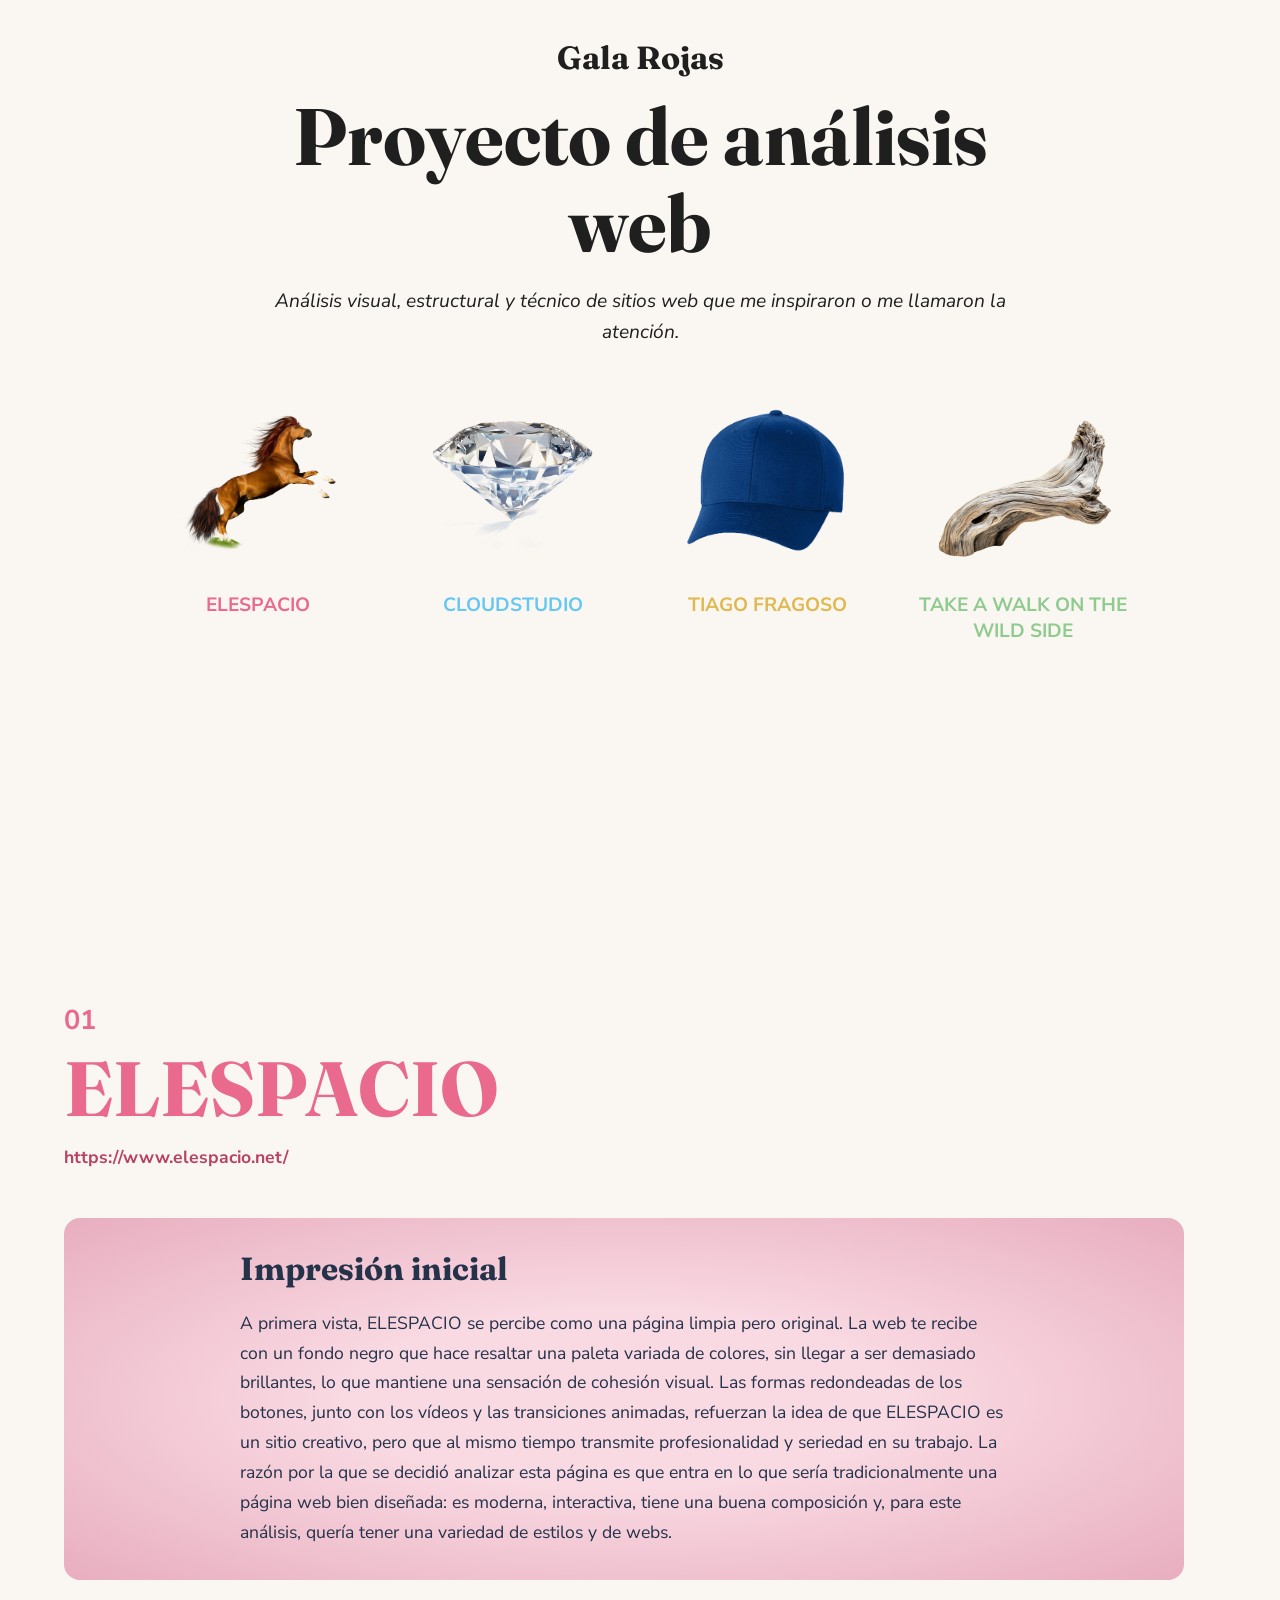
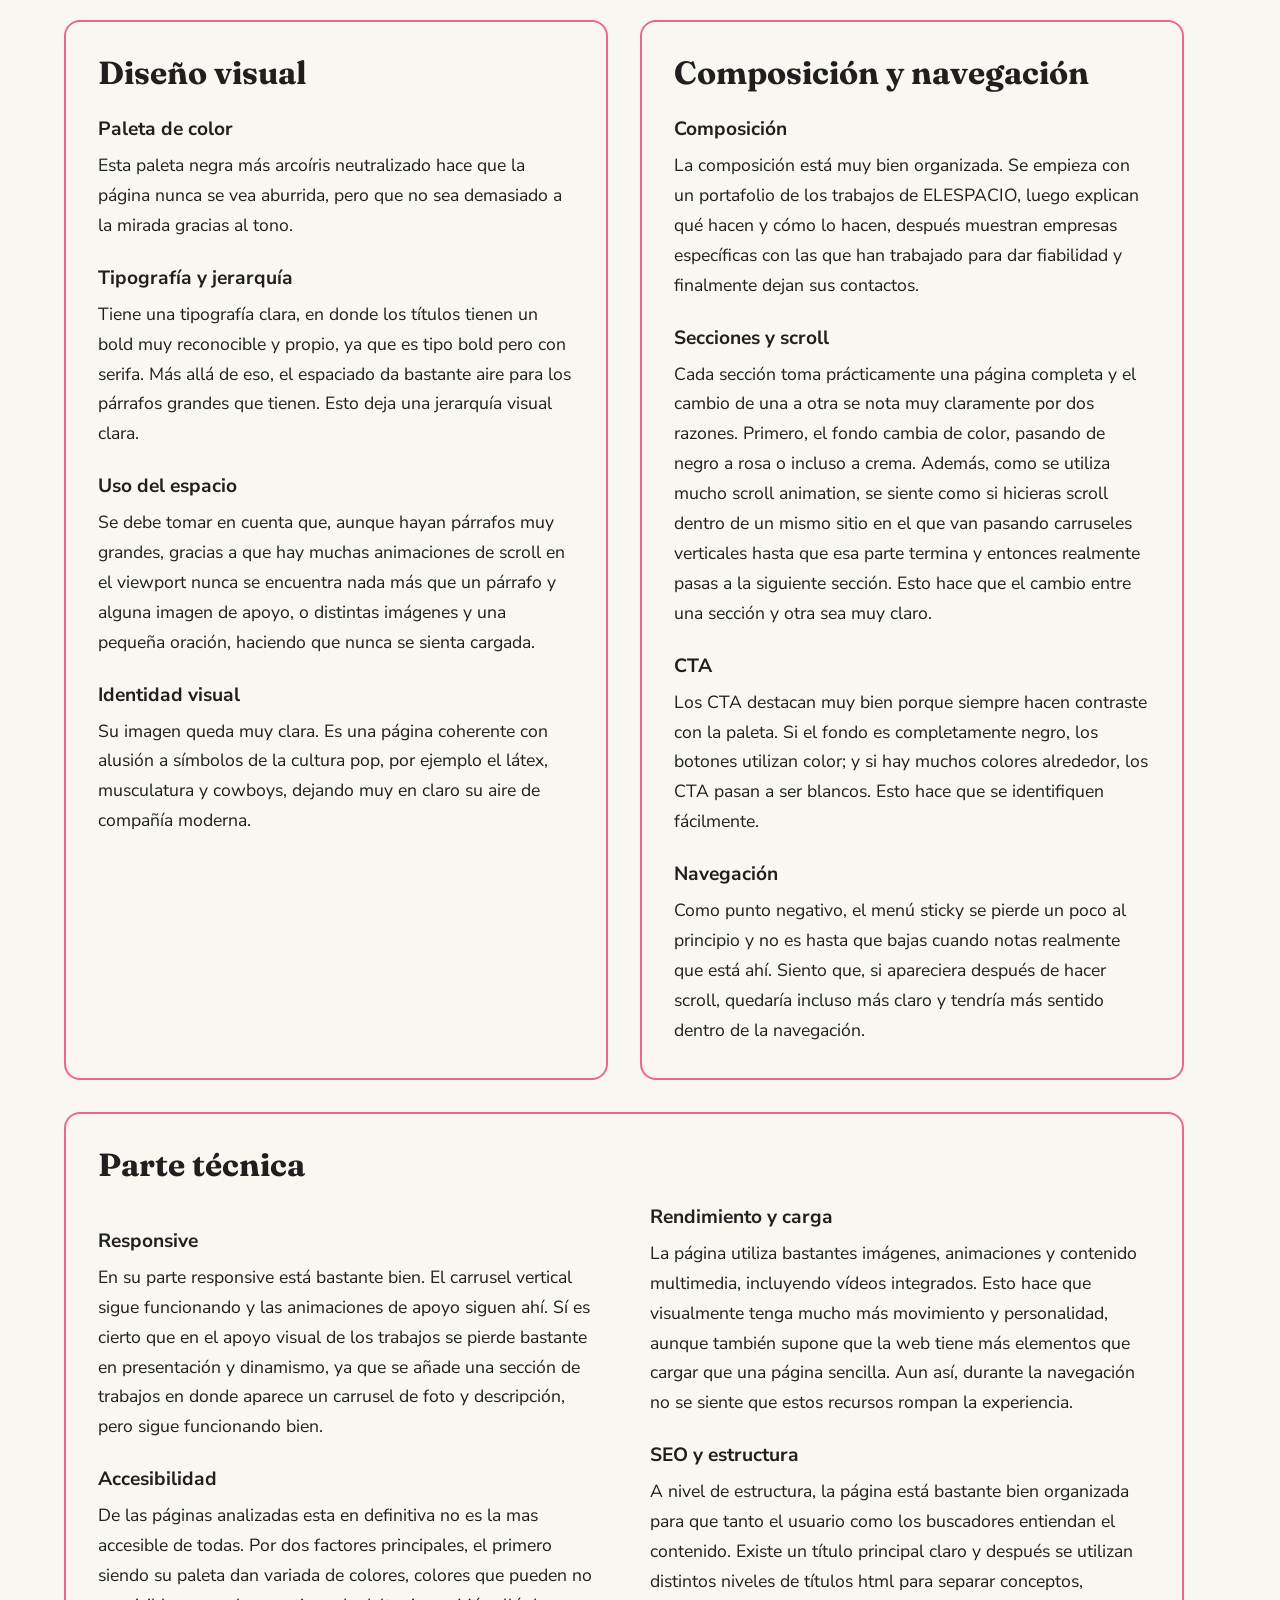
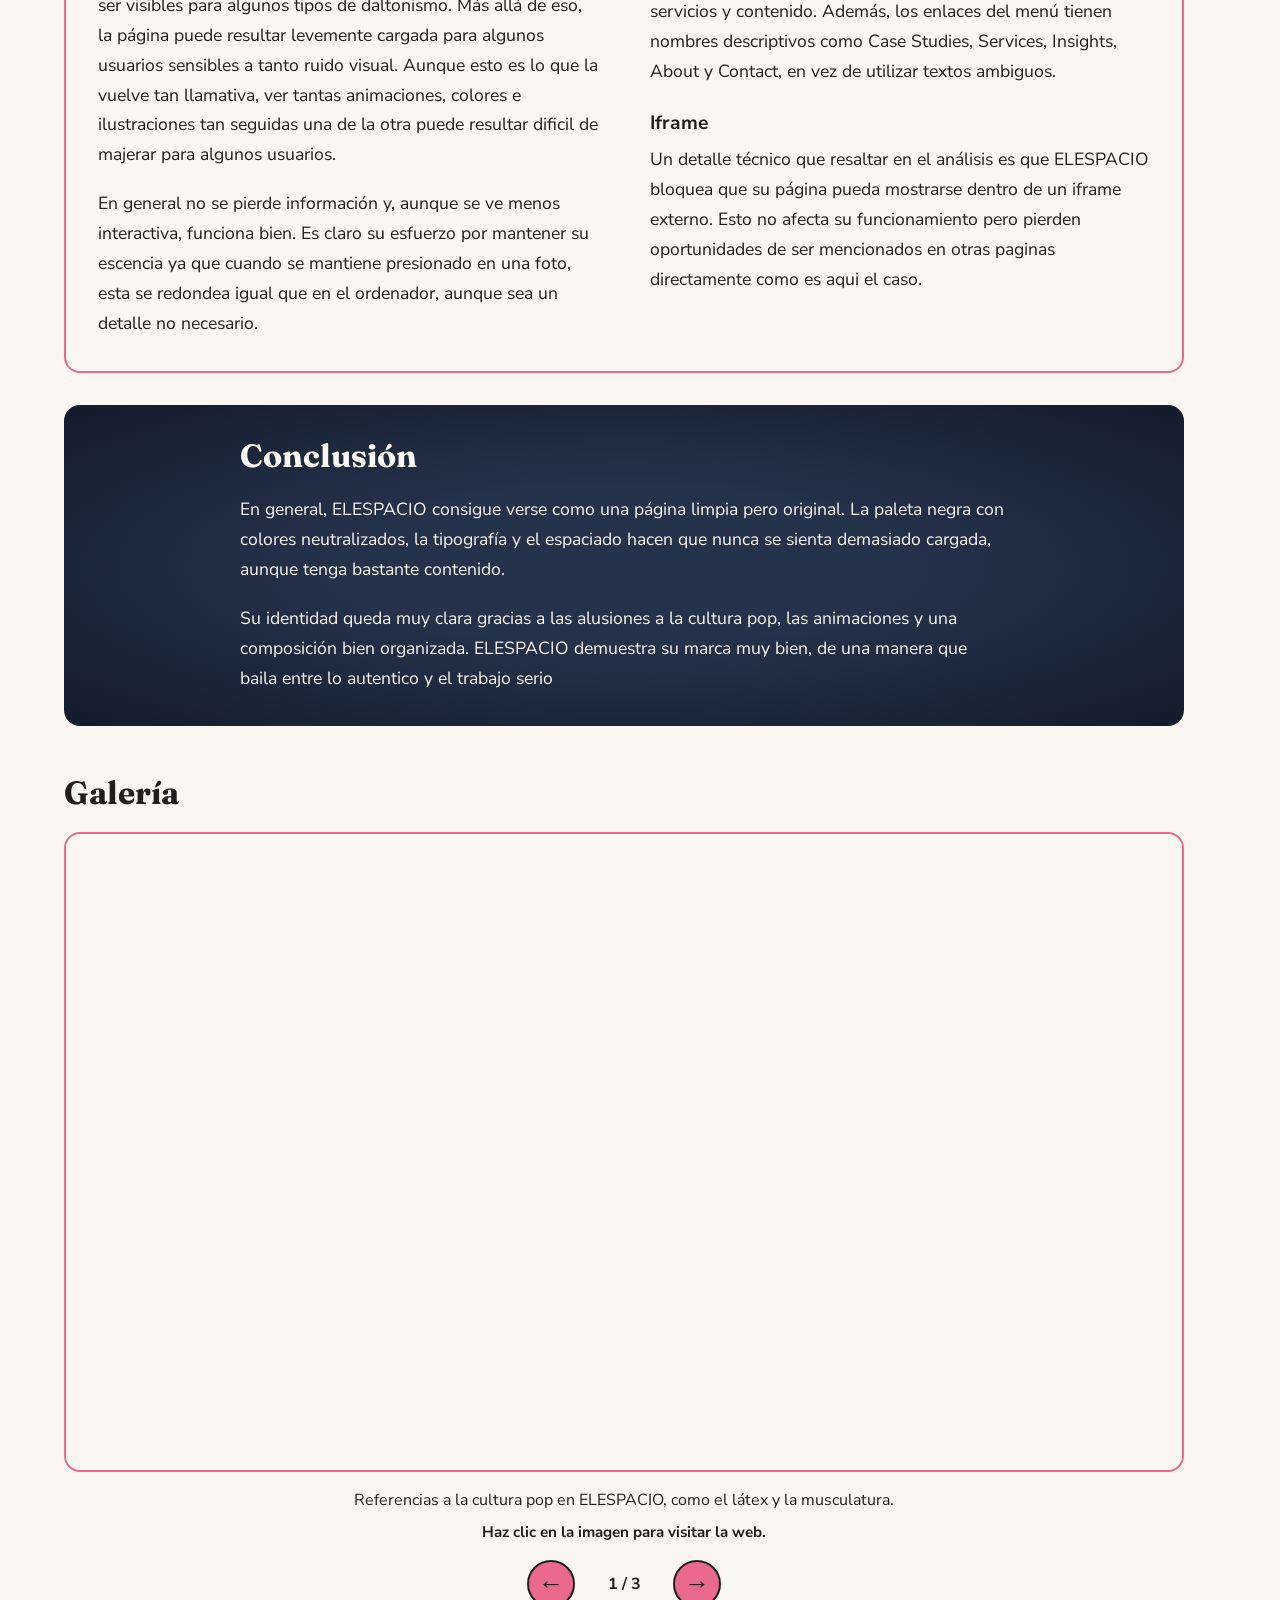
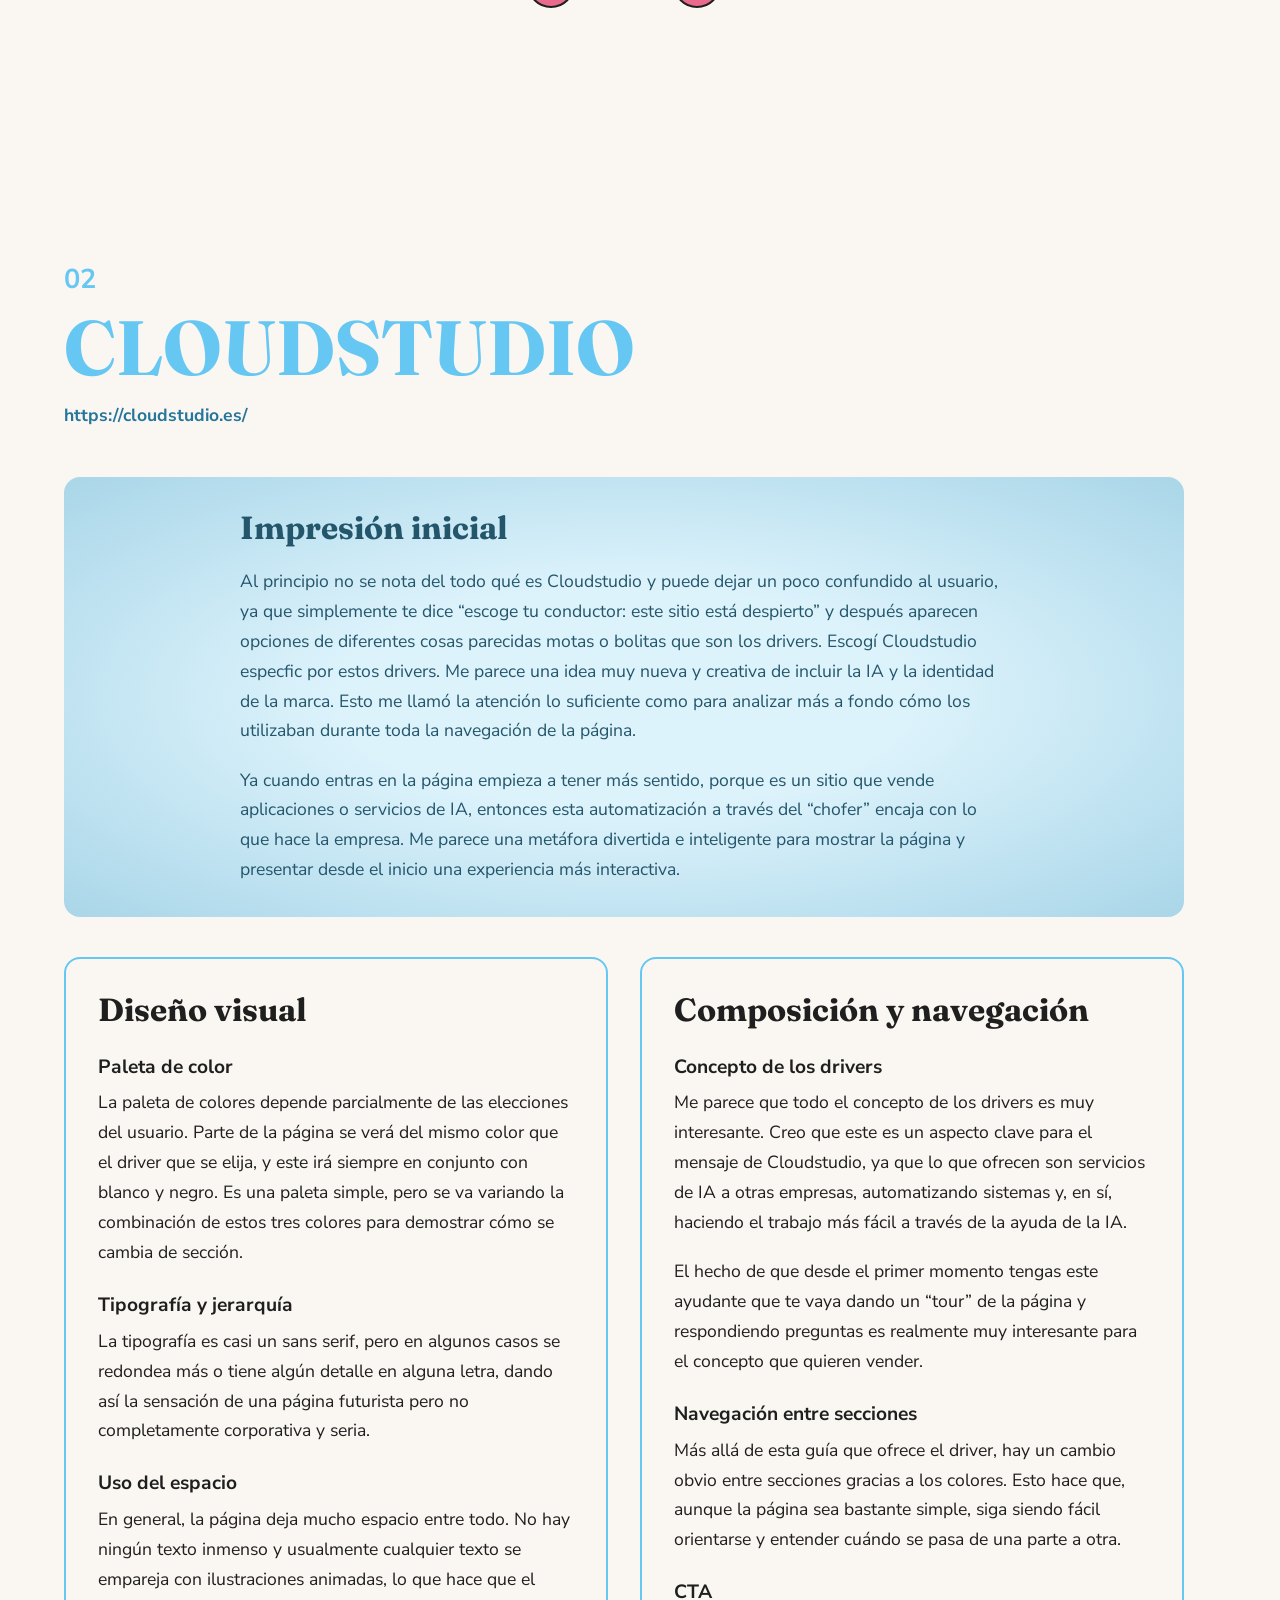
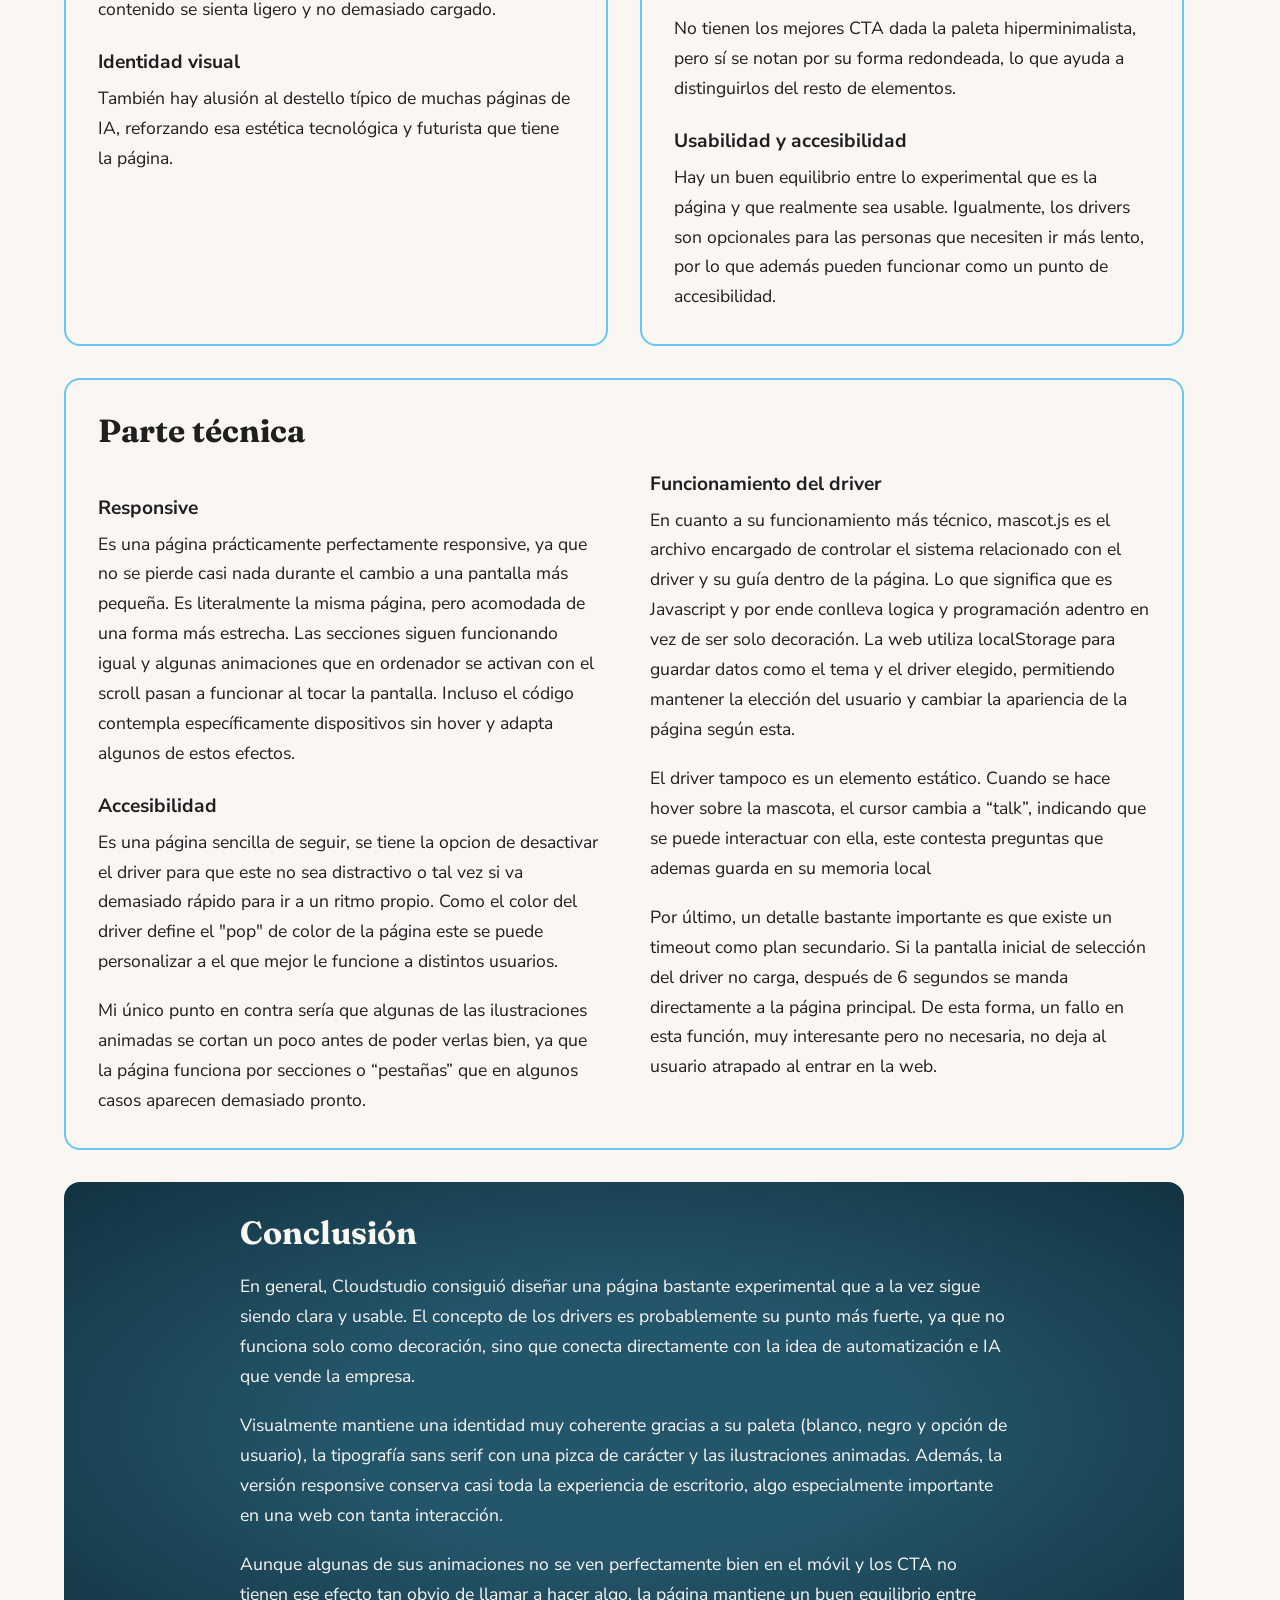
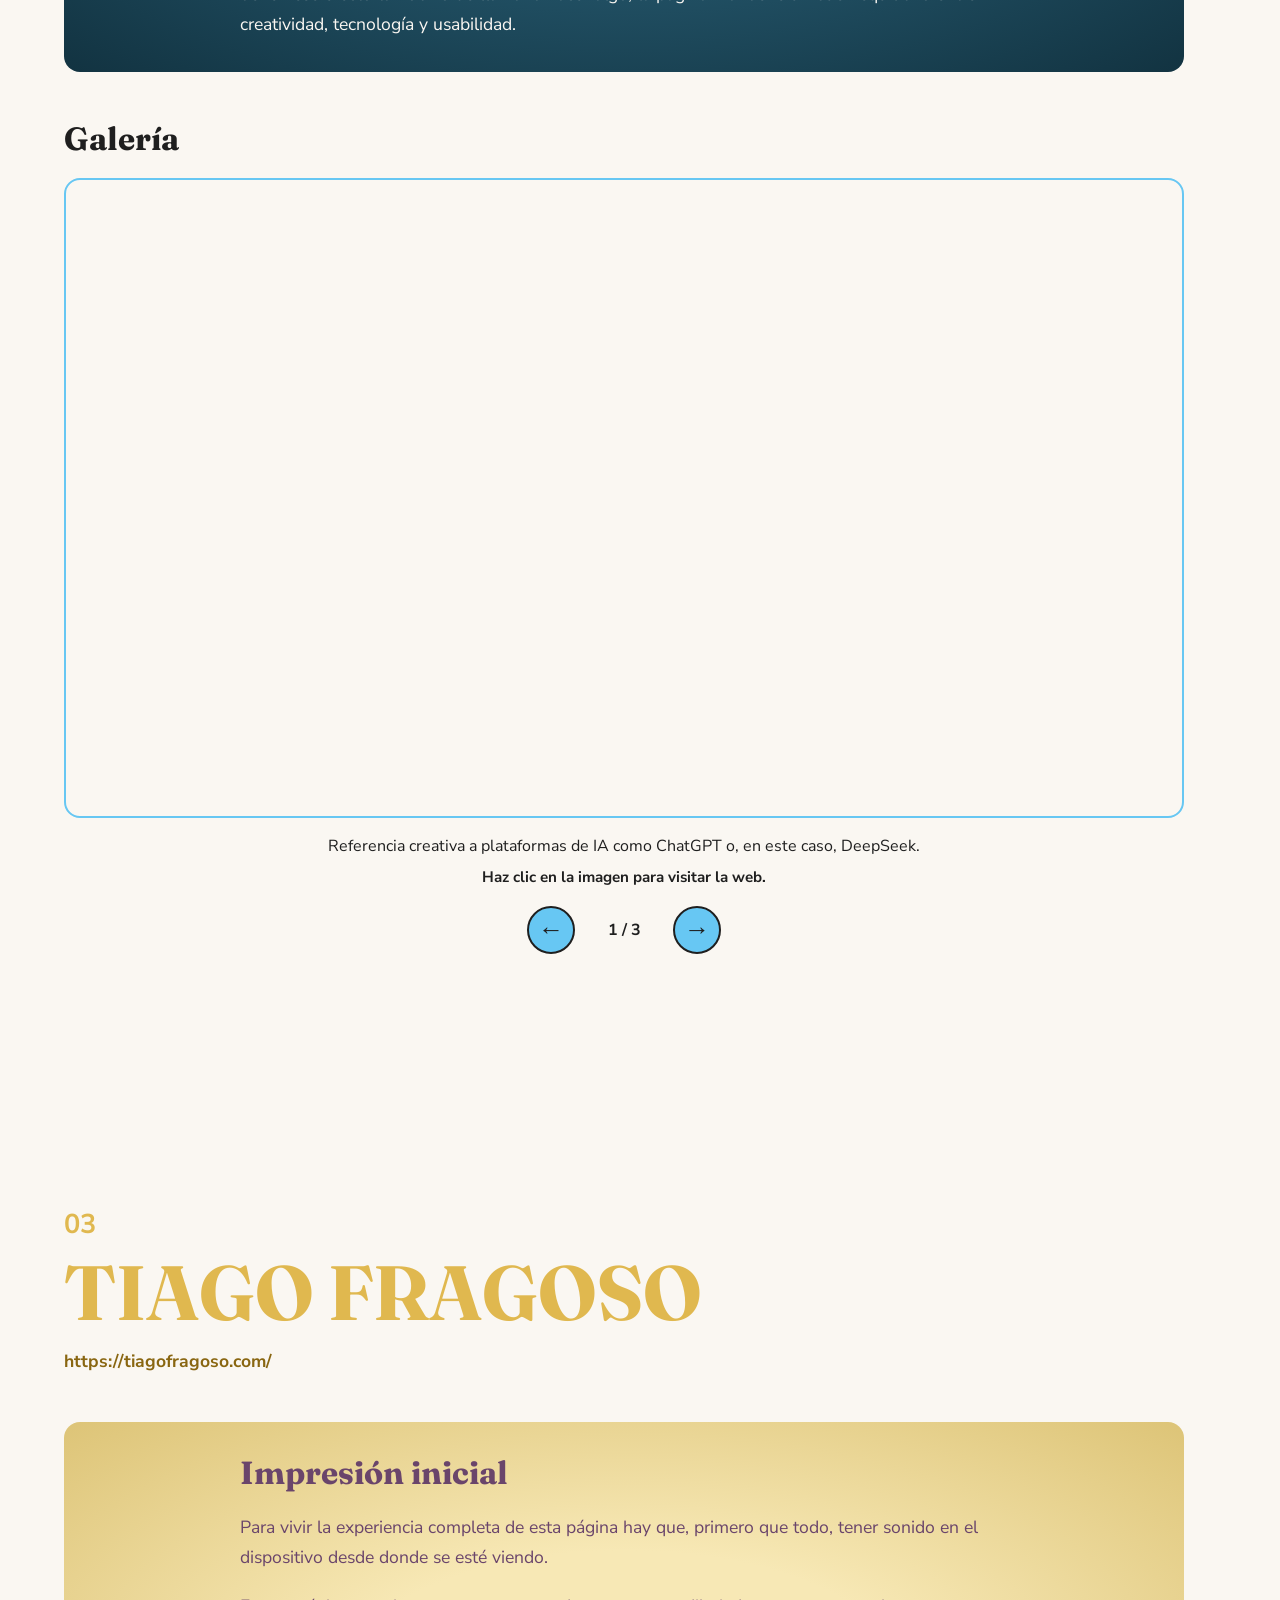
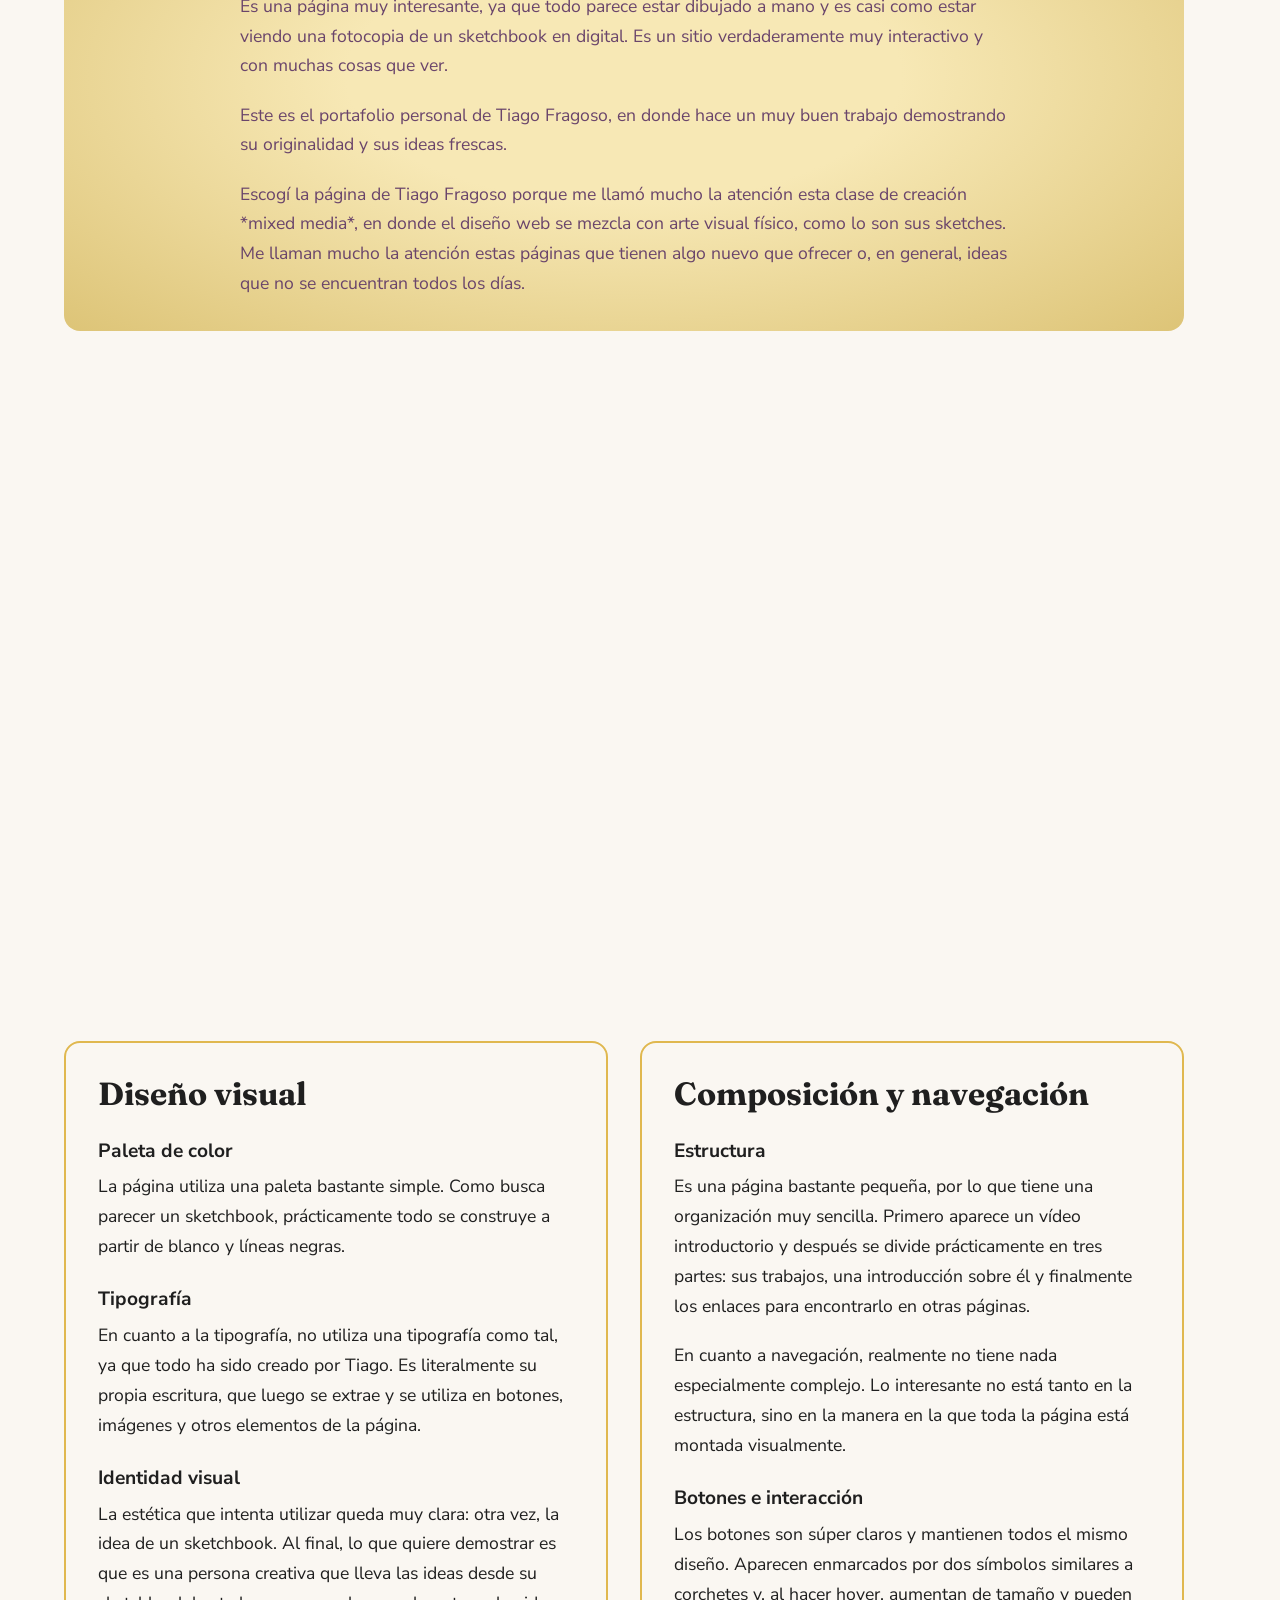
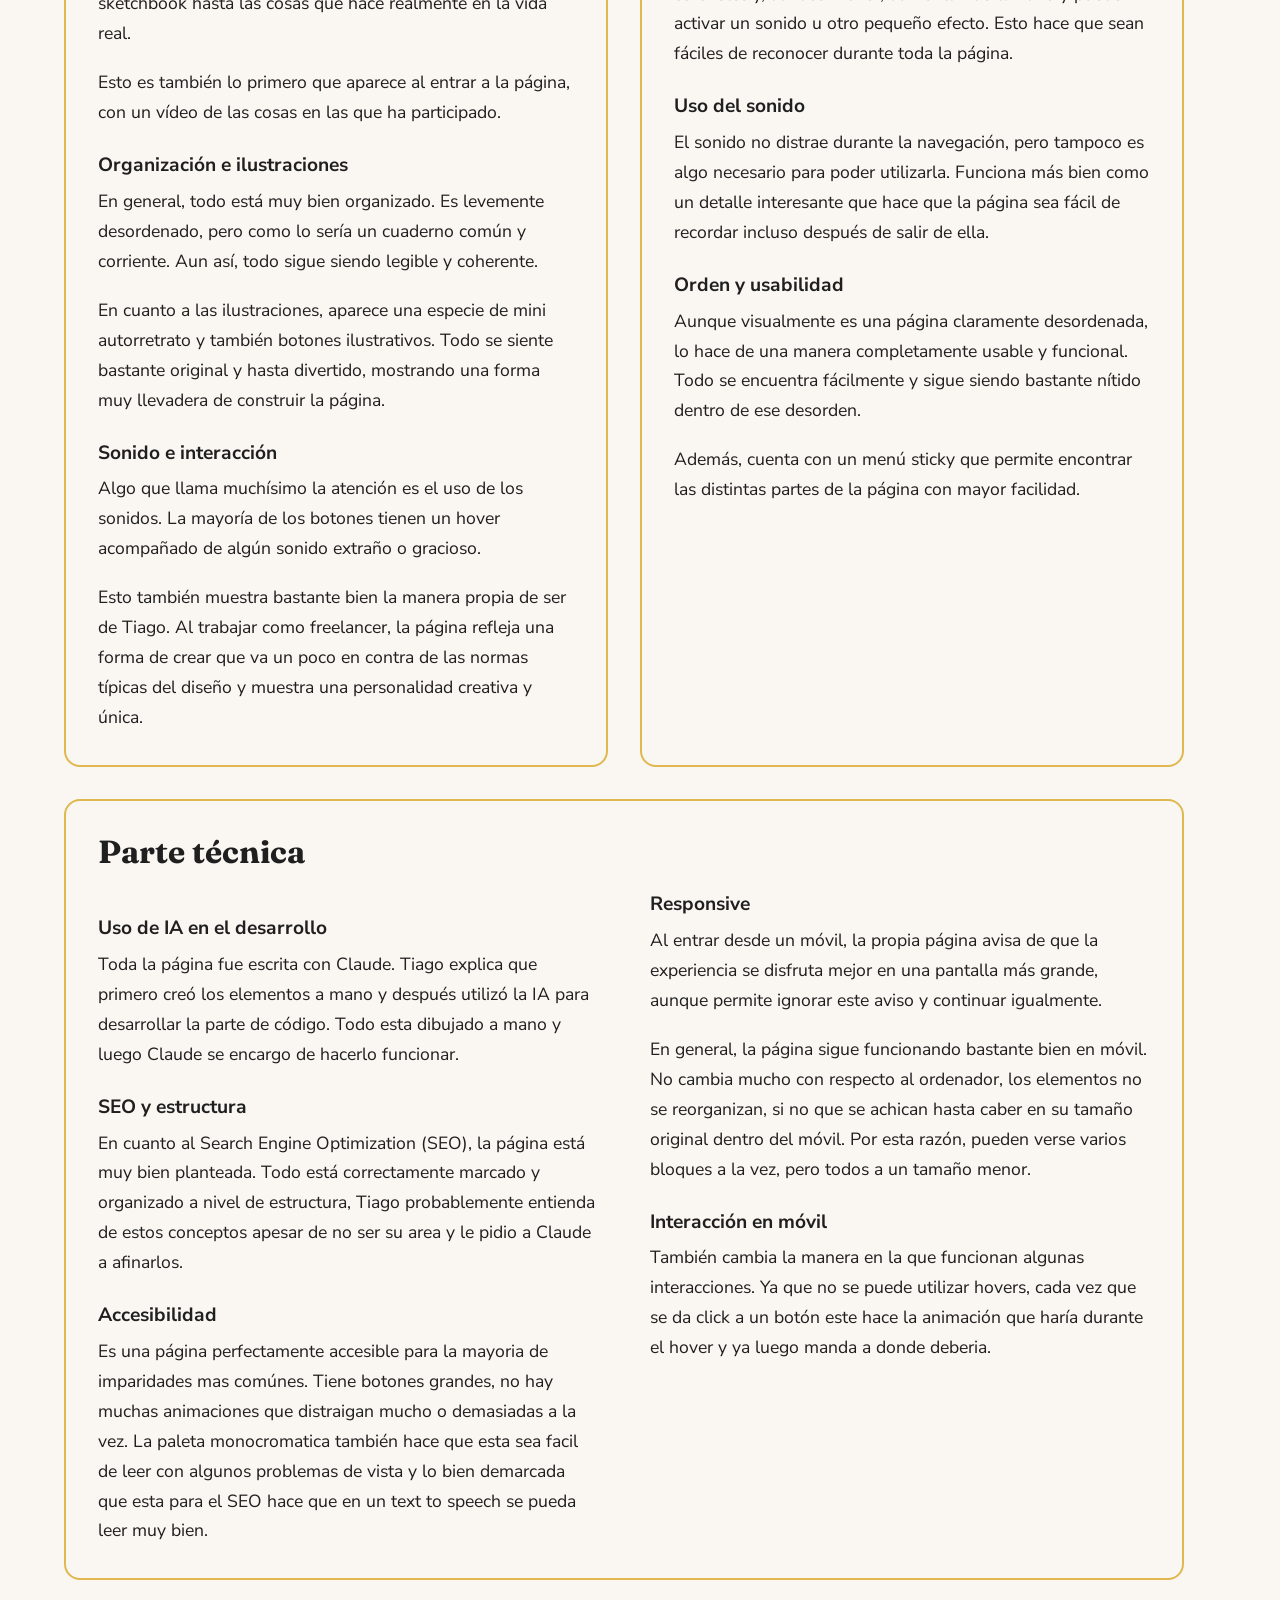
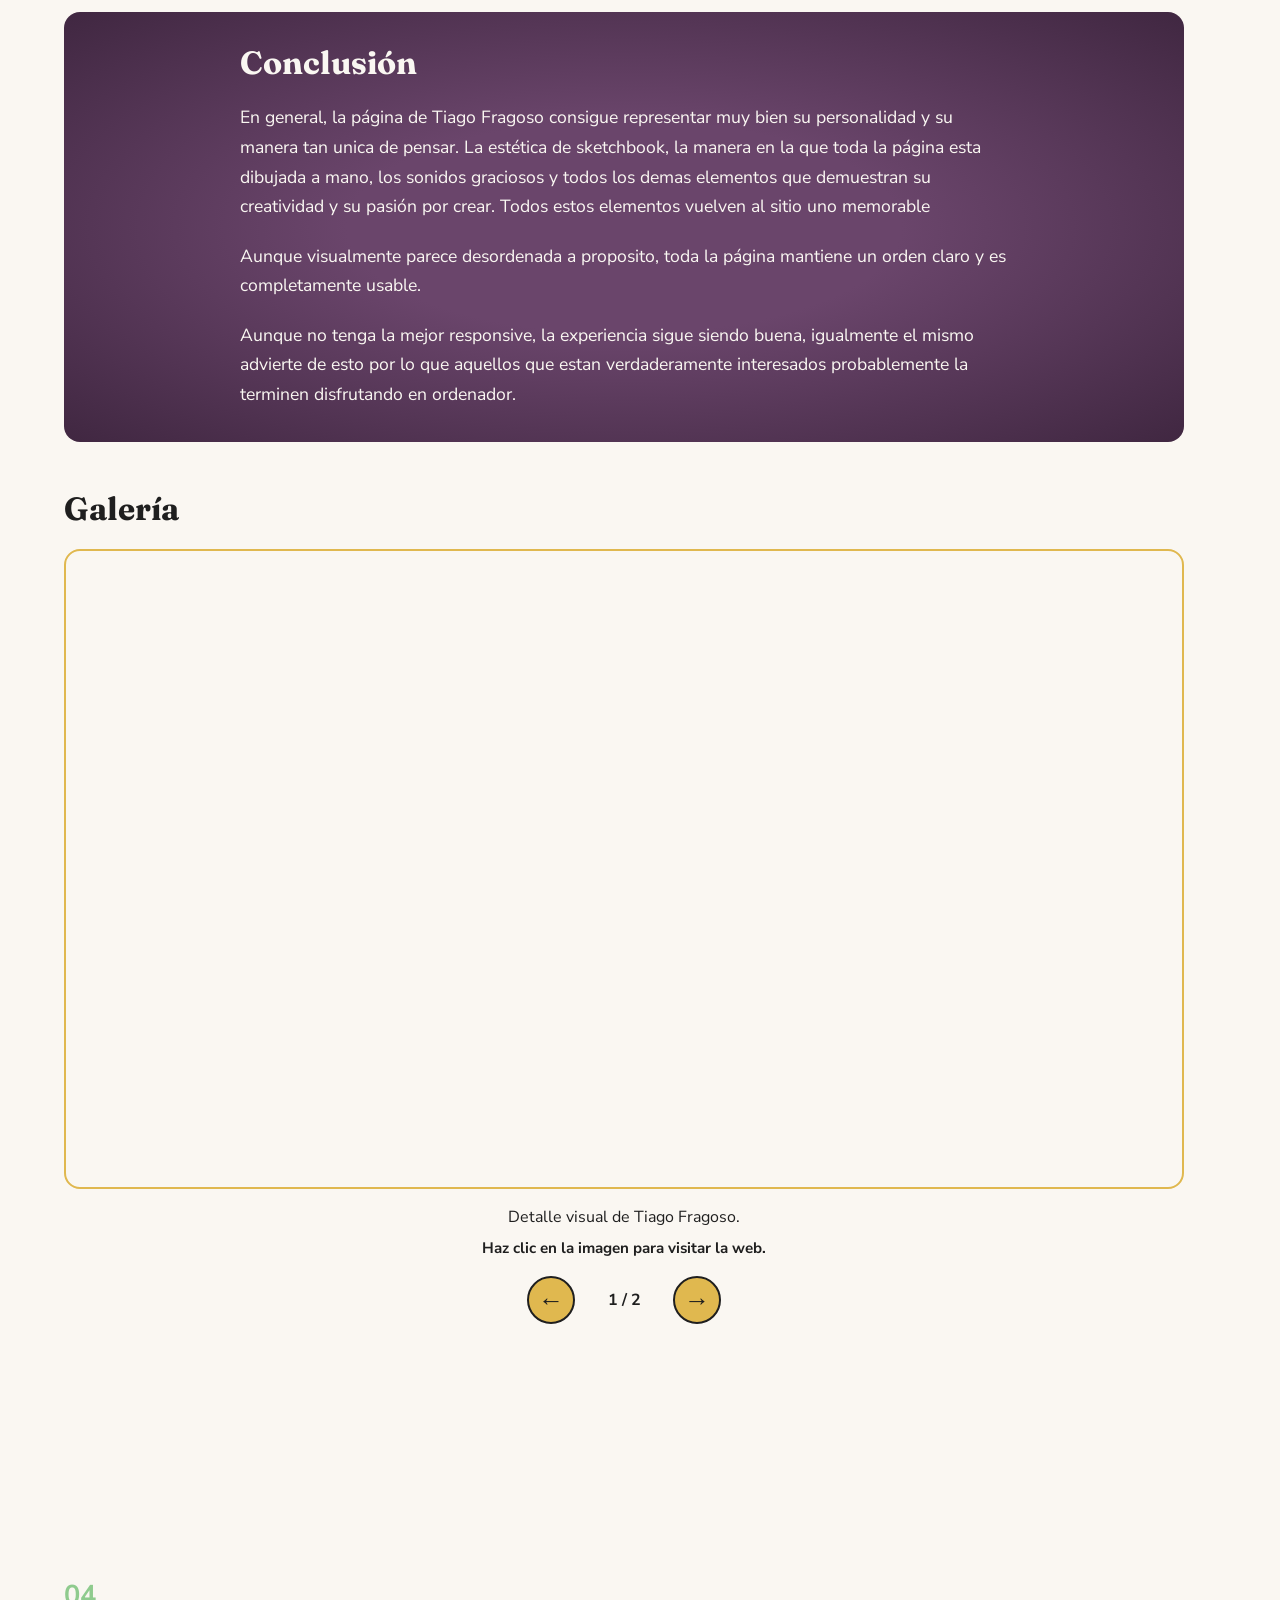
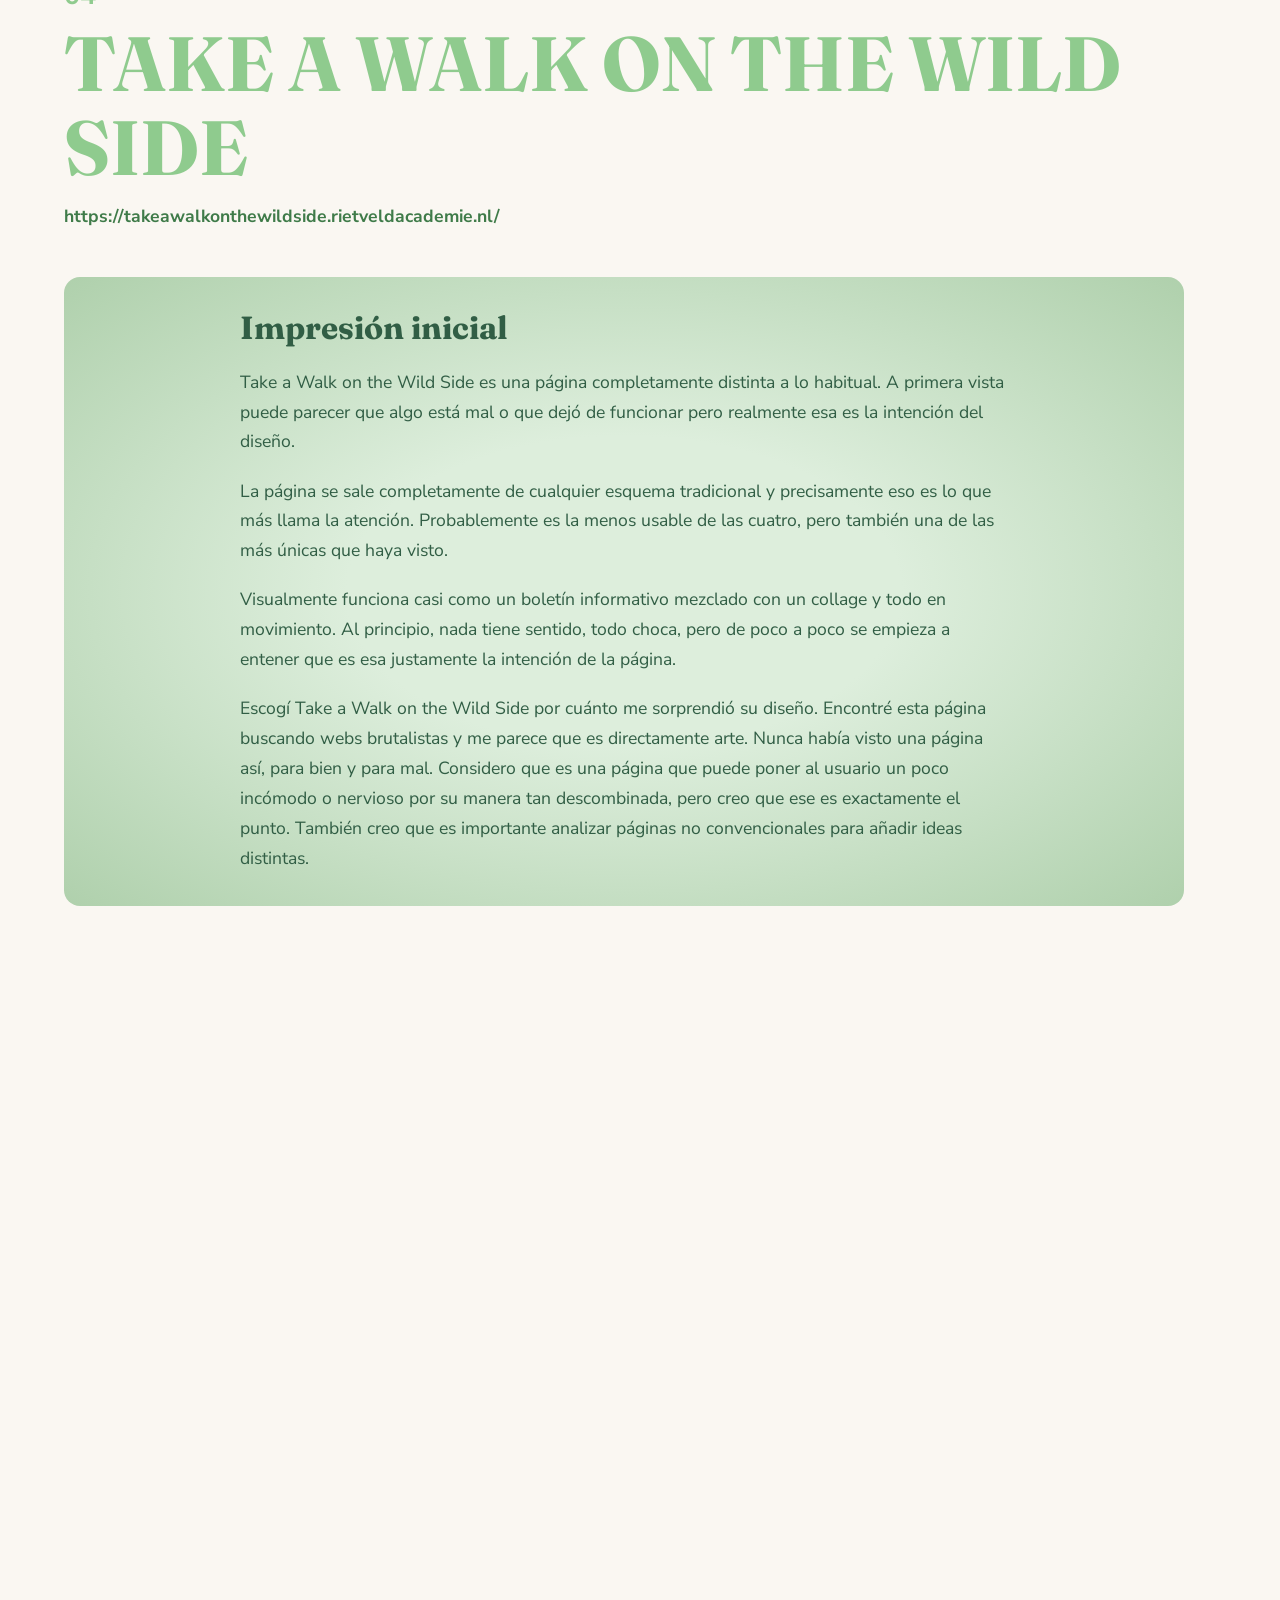
<file: index.html>
<!DOCTYPE html>
<html lang="es">
<head>
    <meta charset="UTF-8">
    <meta http-equiv="refresh" content="0; url=SOW/index.html">
    <title>Proyecto de análisis web</title>
</head>
<body>
</body>
</html>
</file>
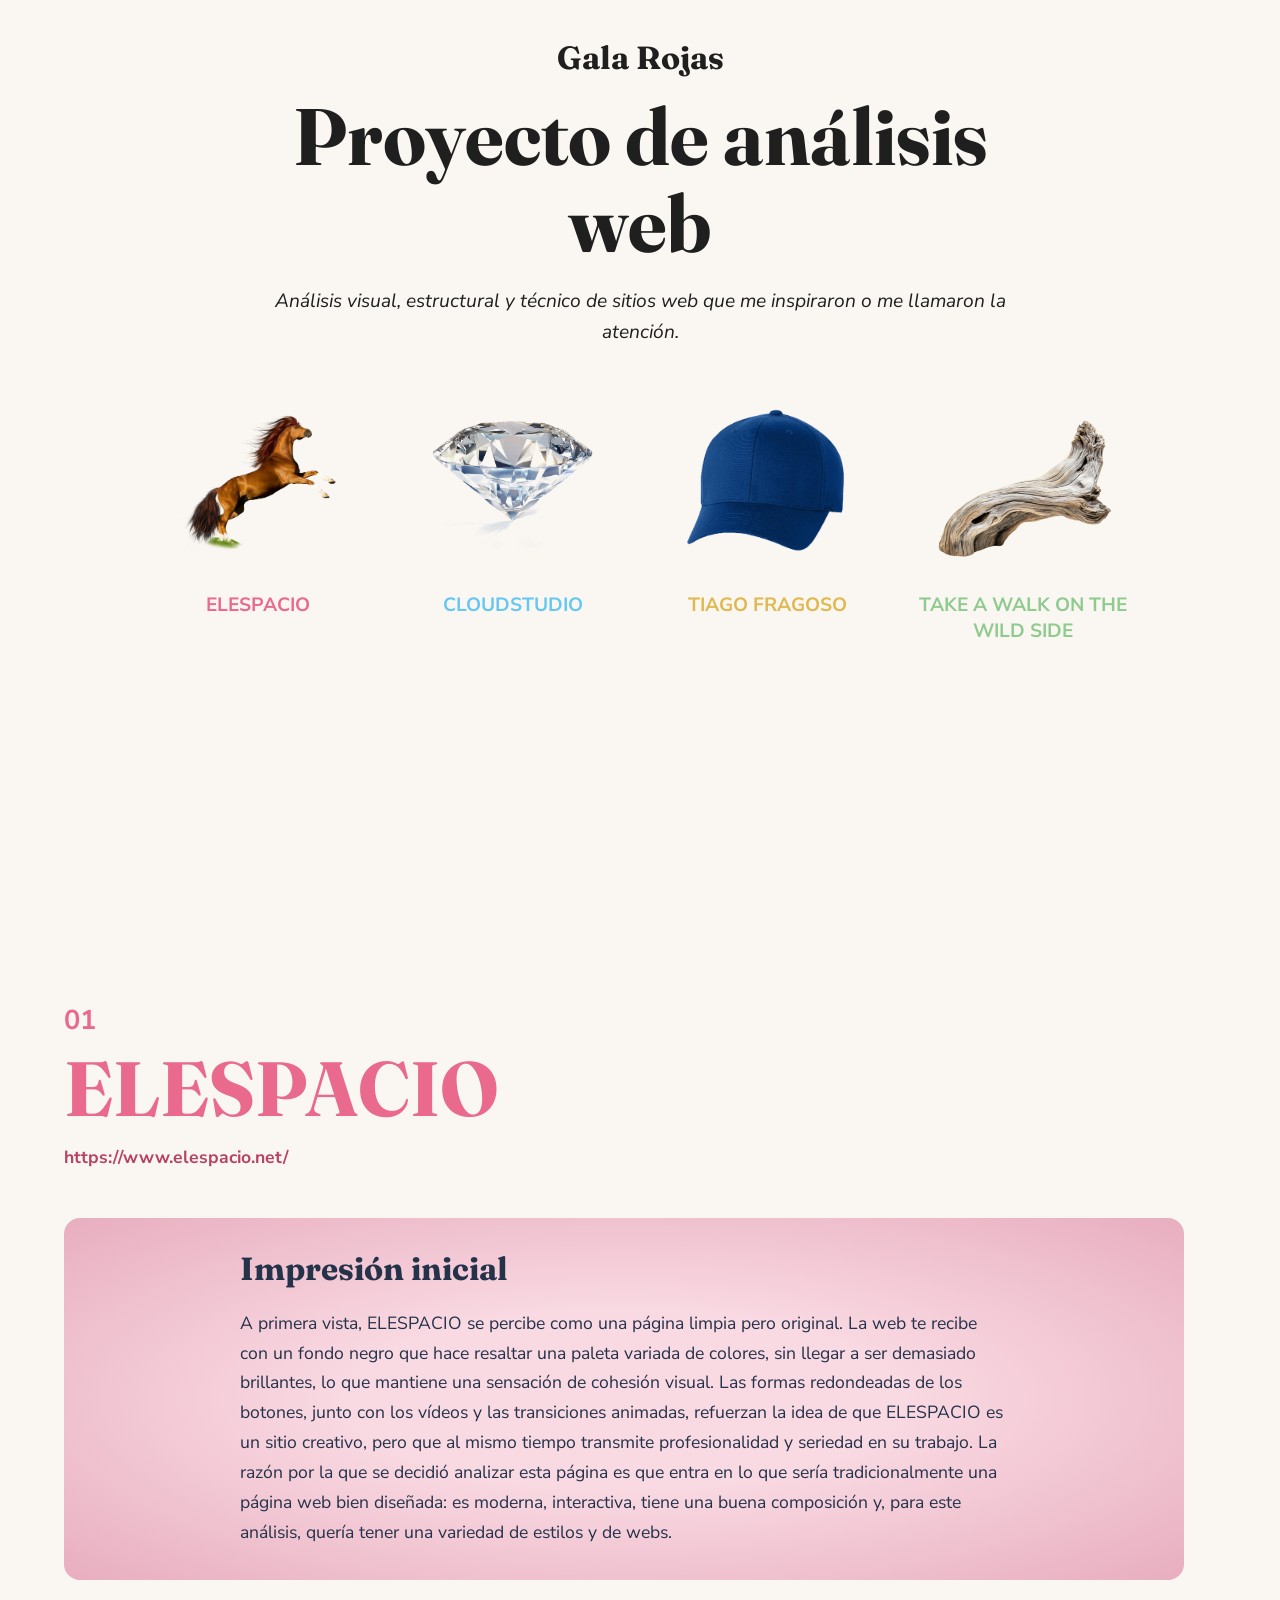
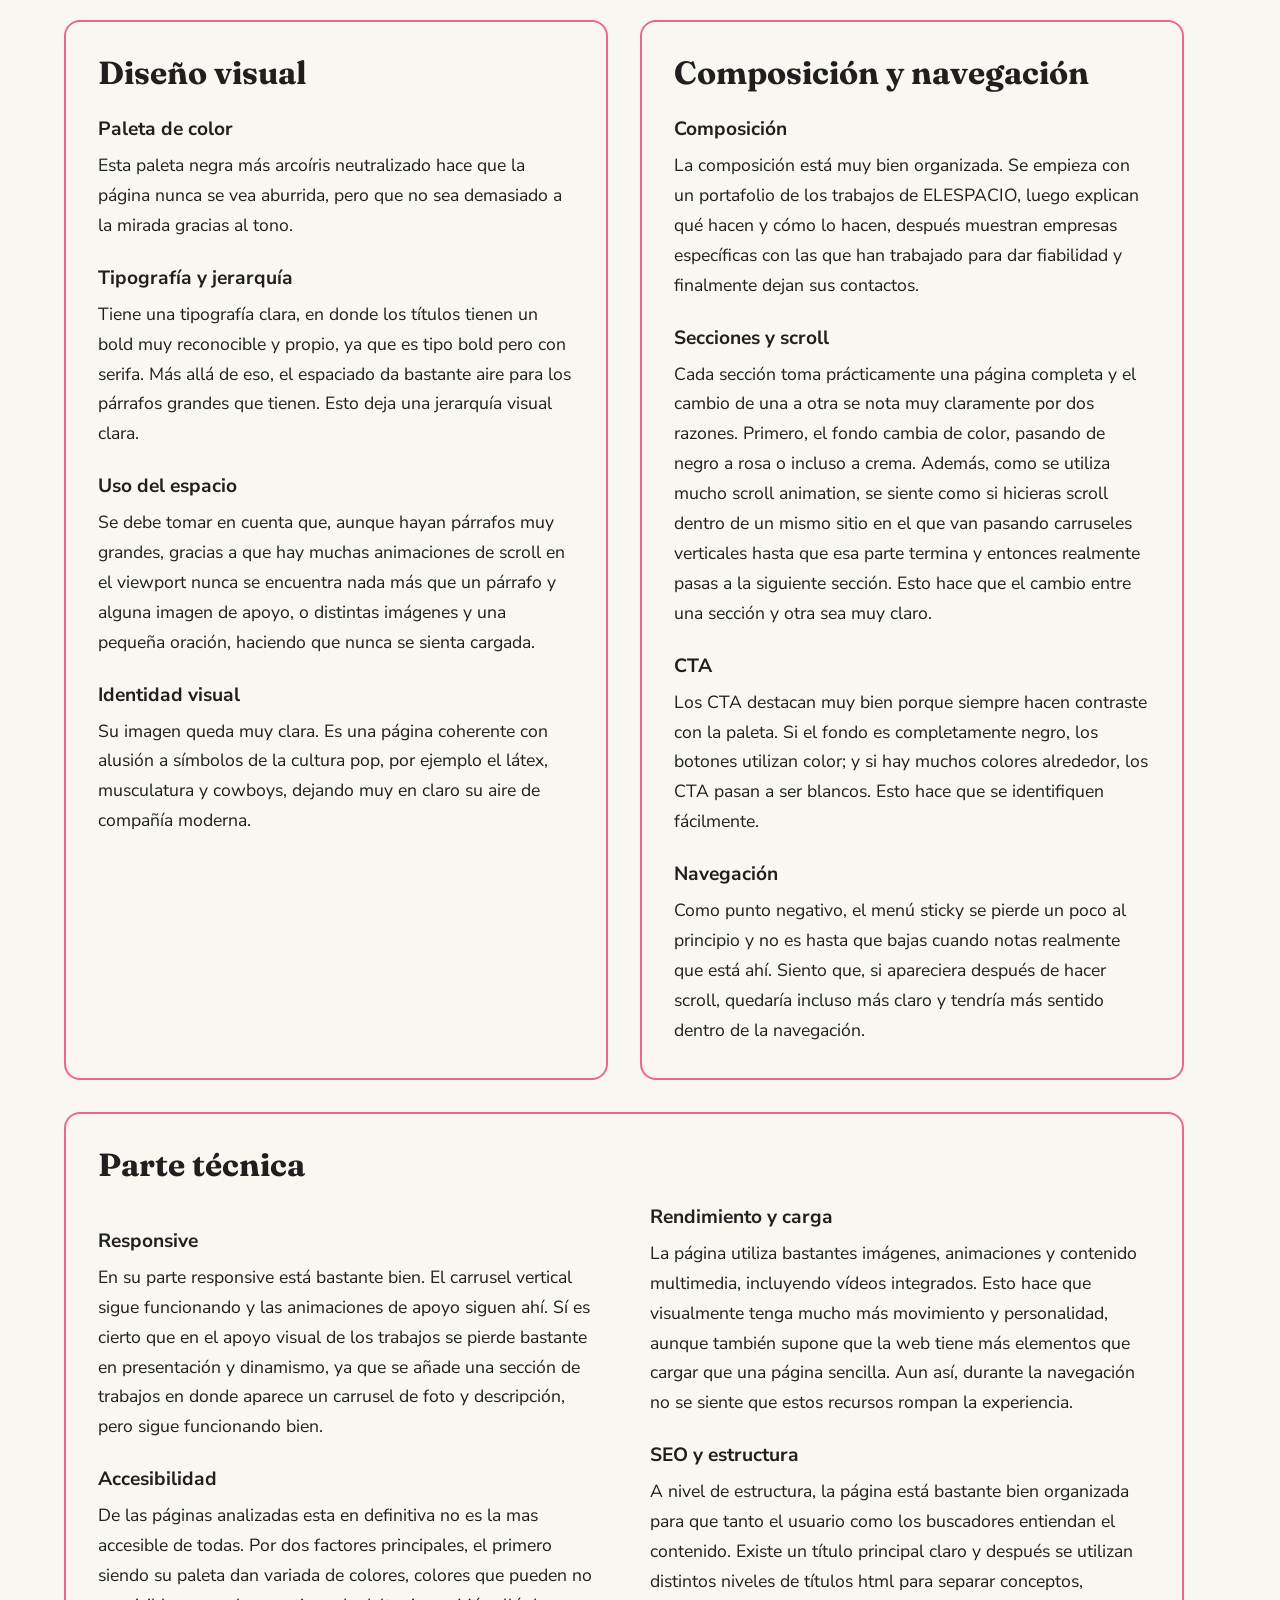
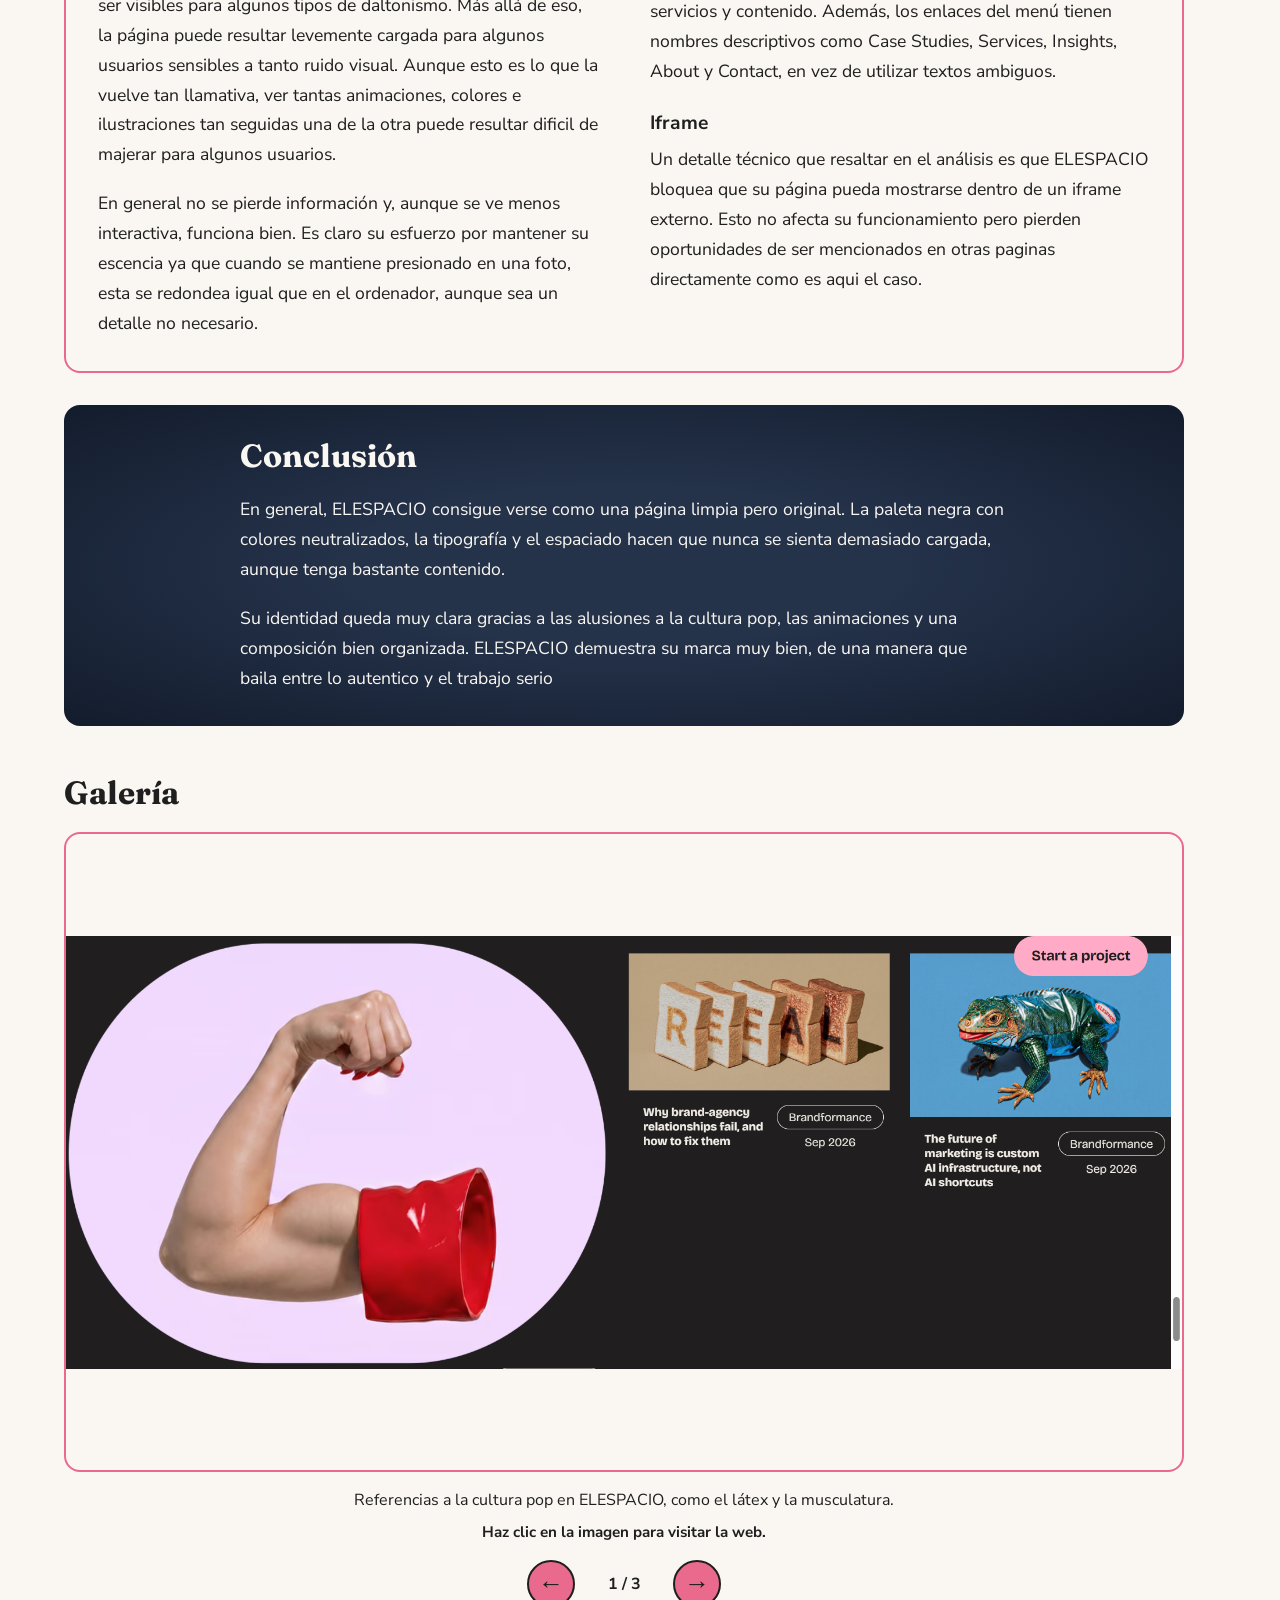
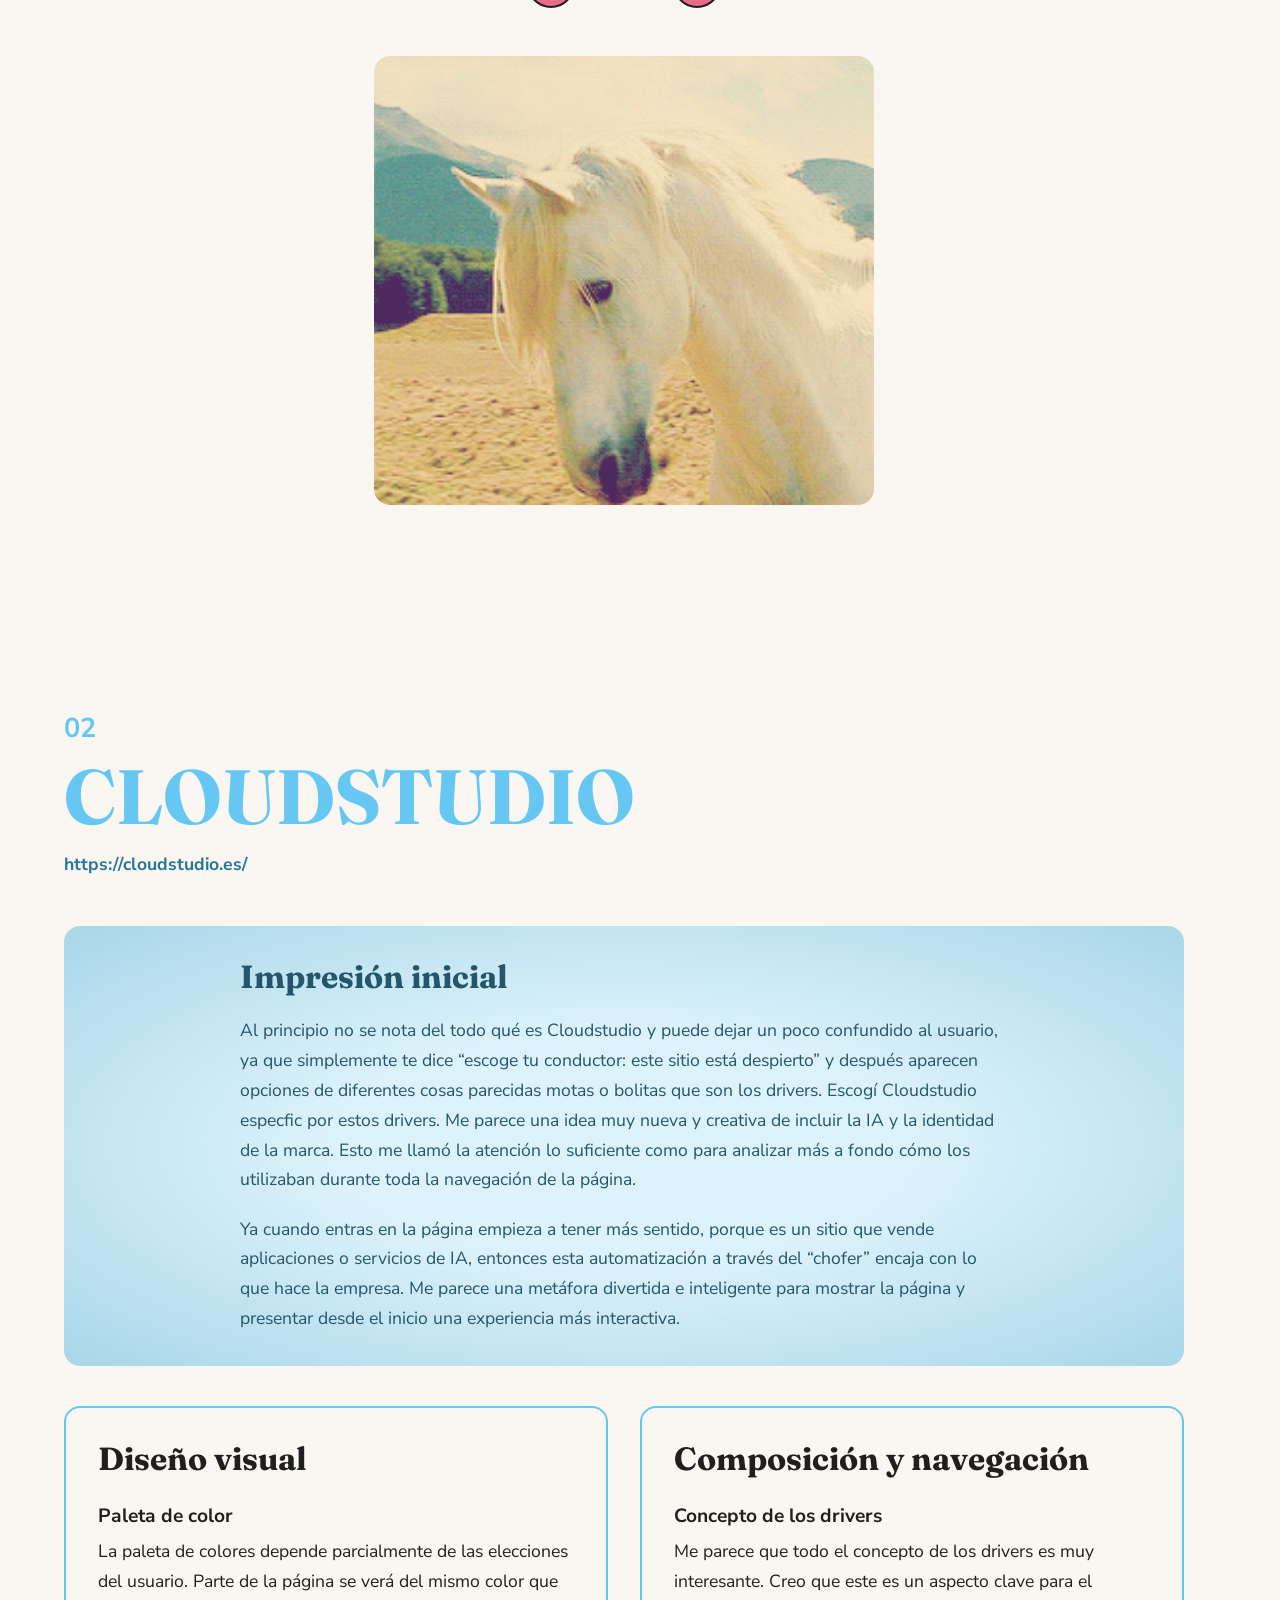
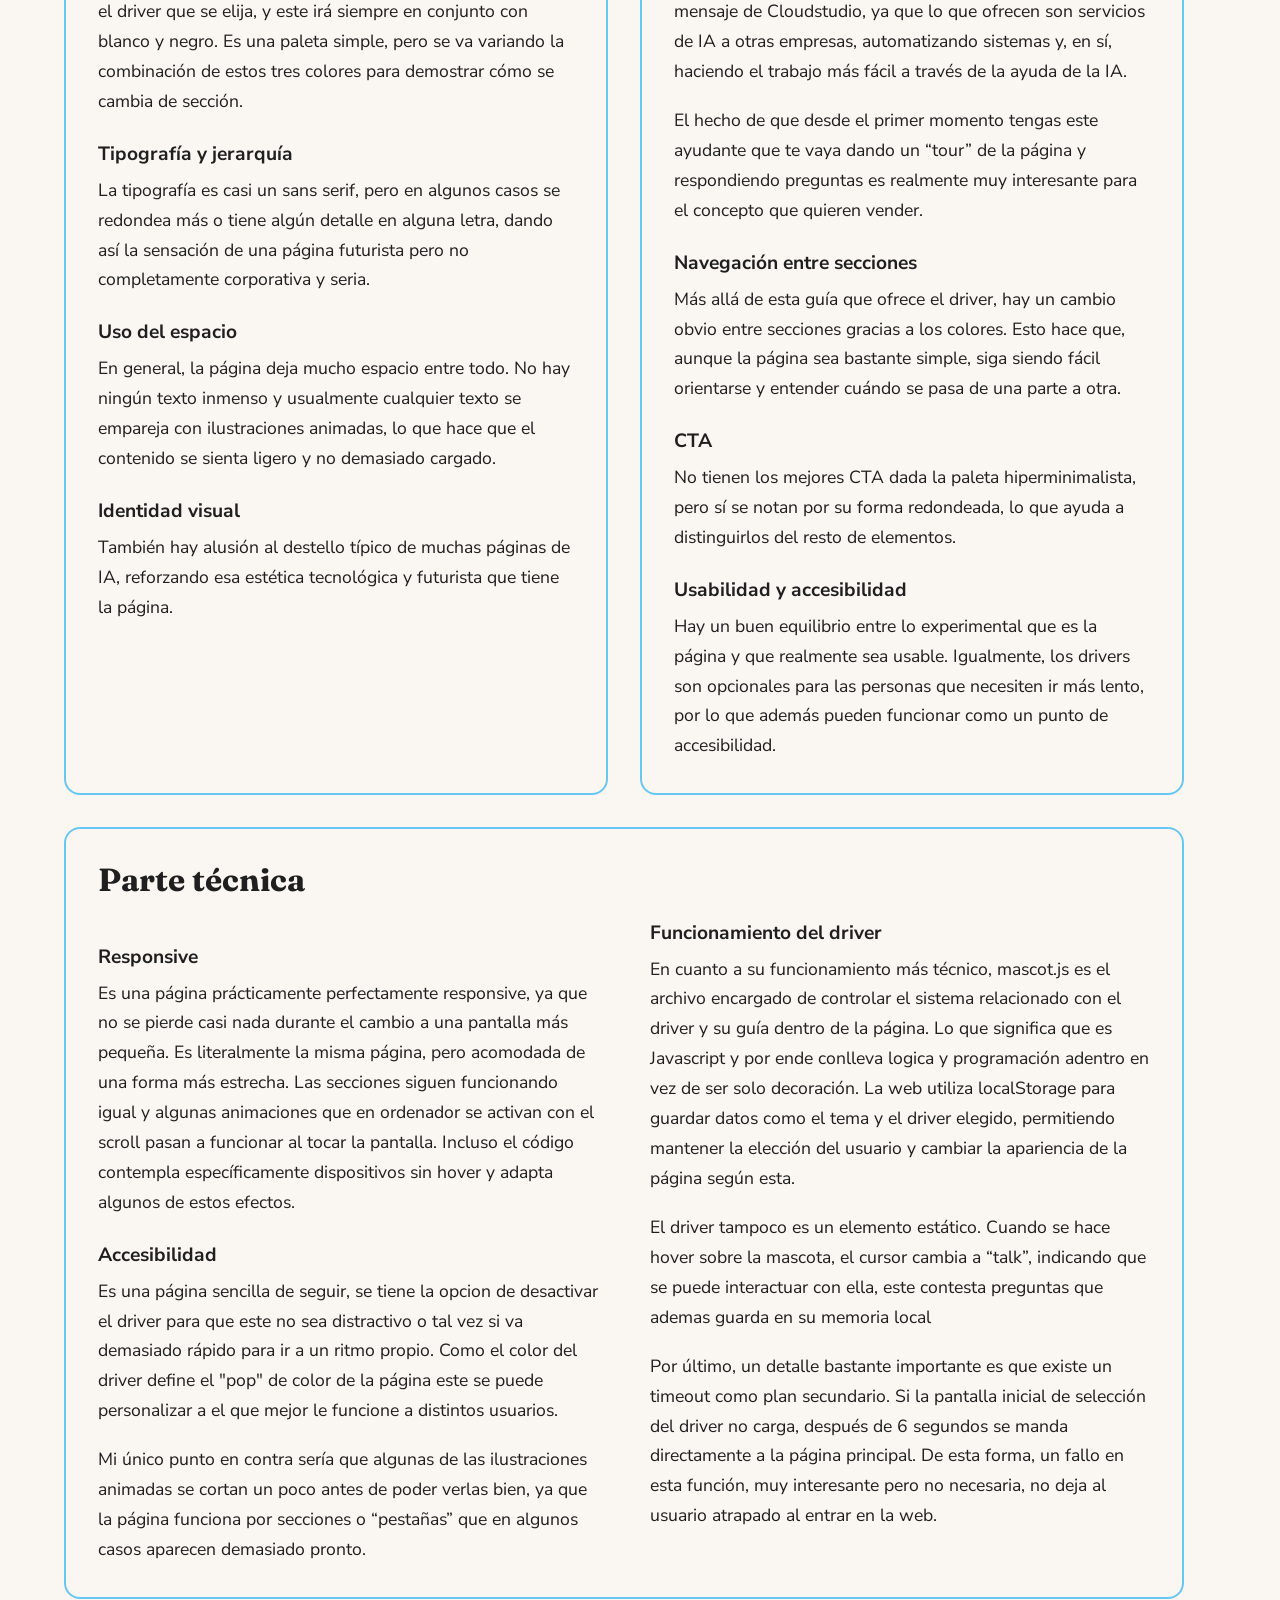
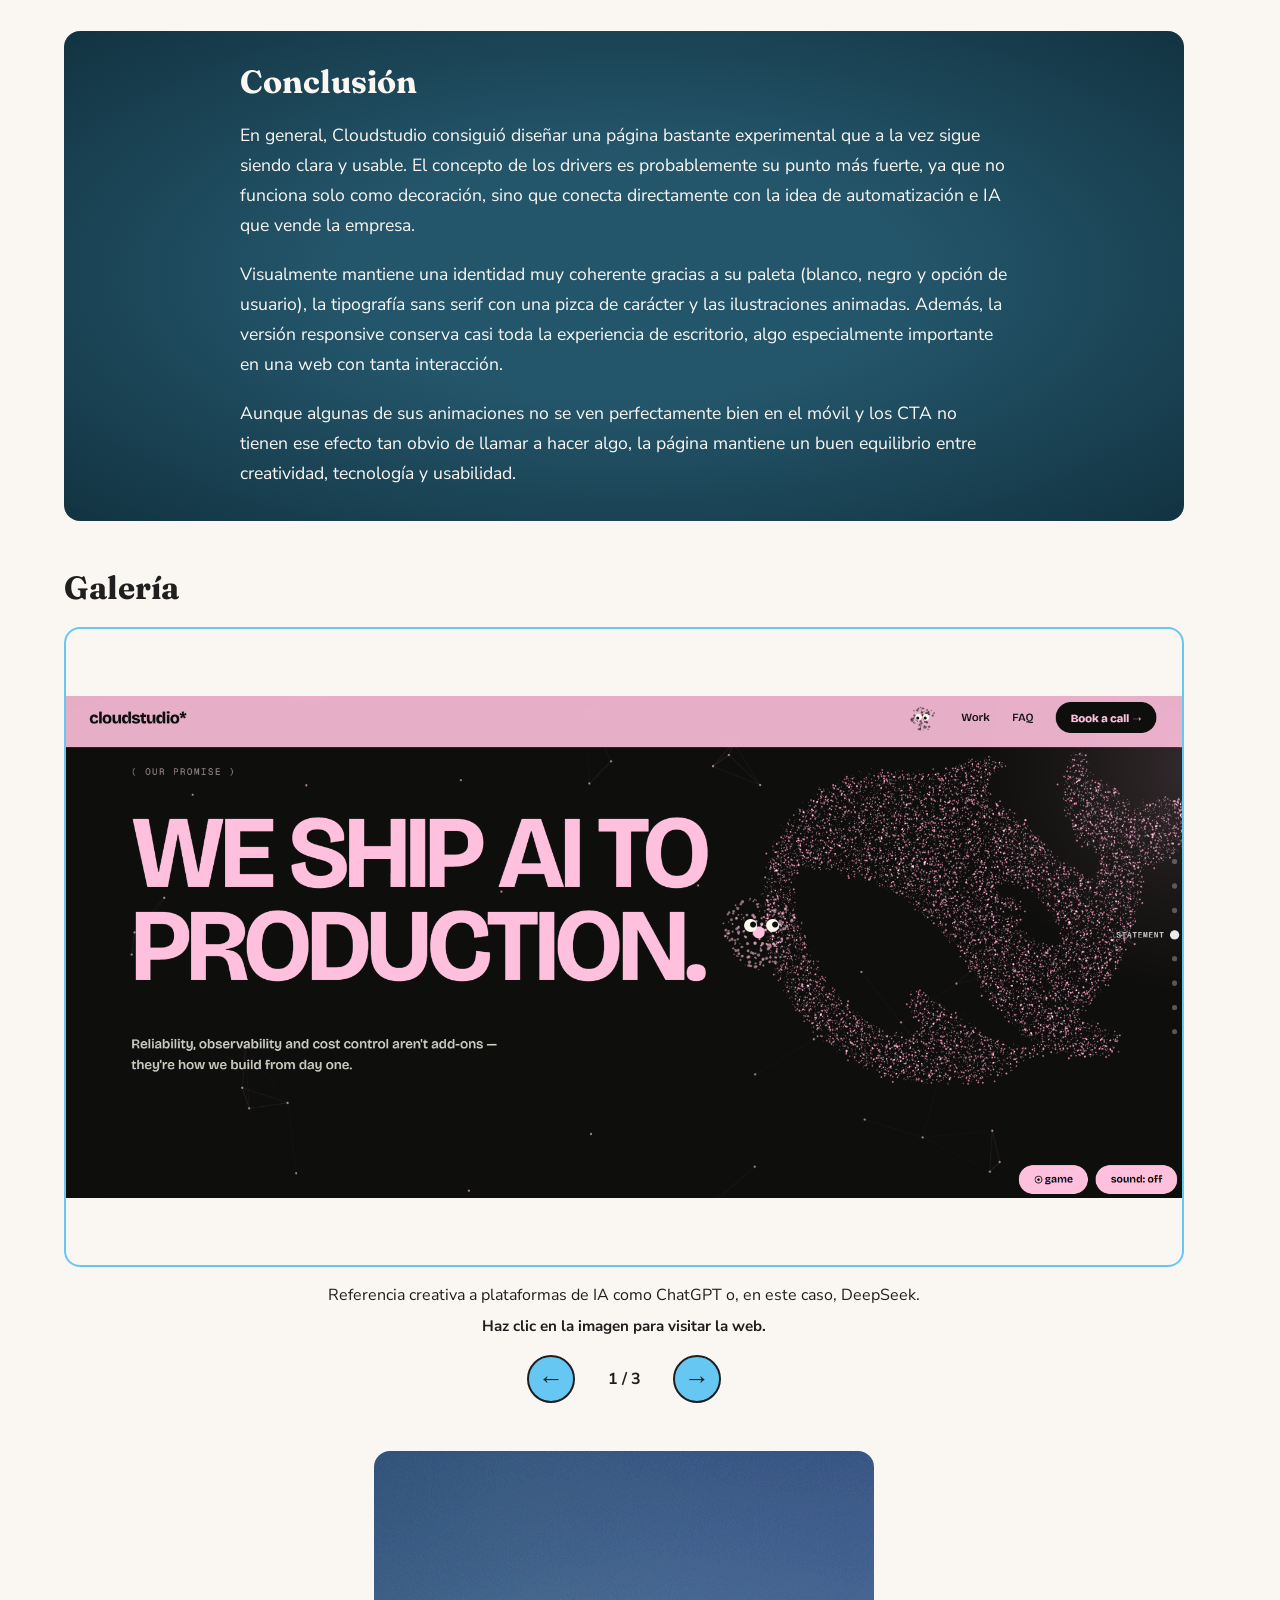
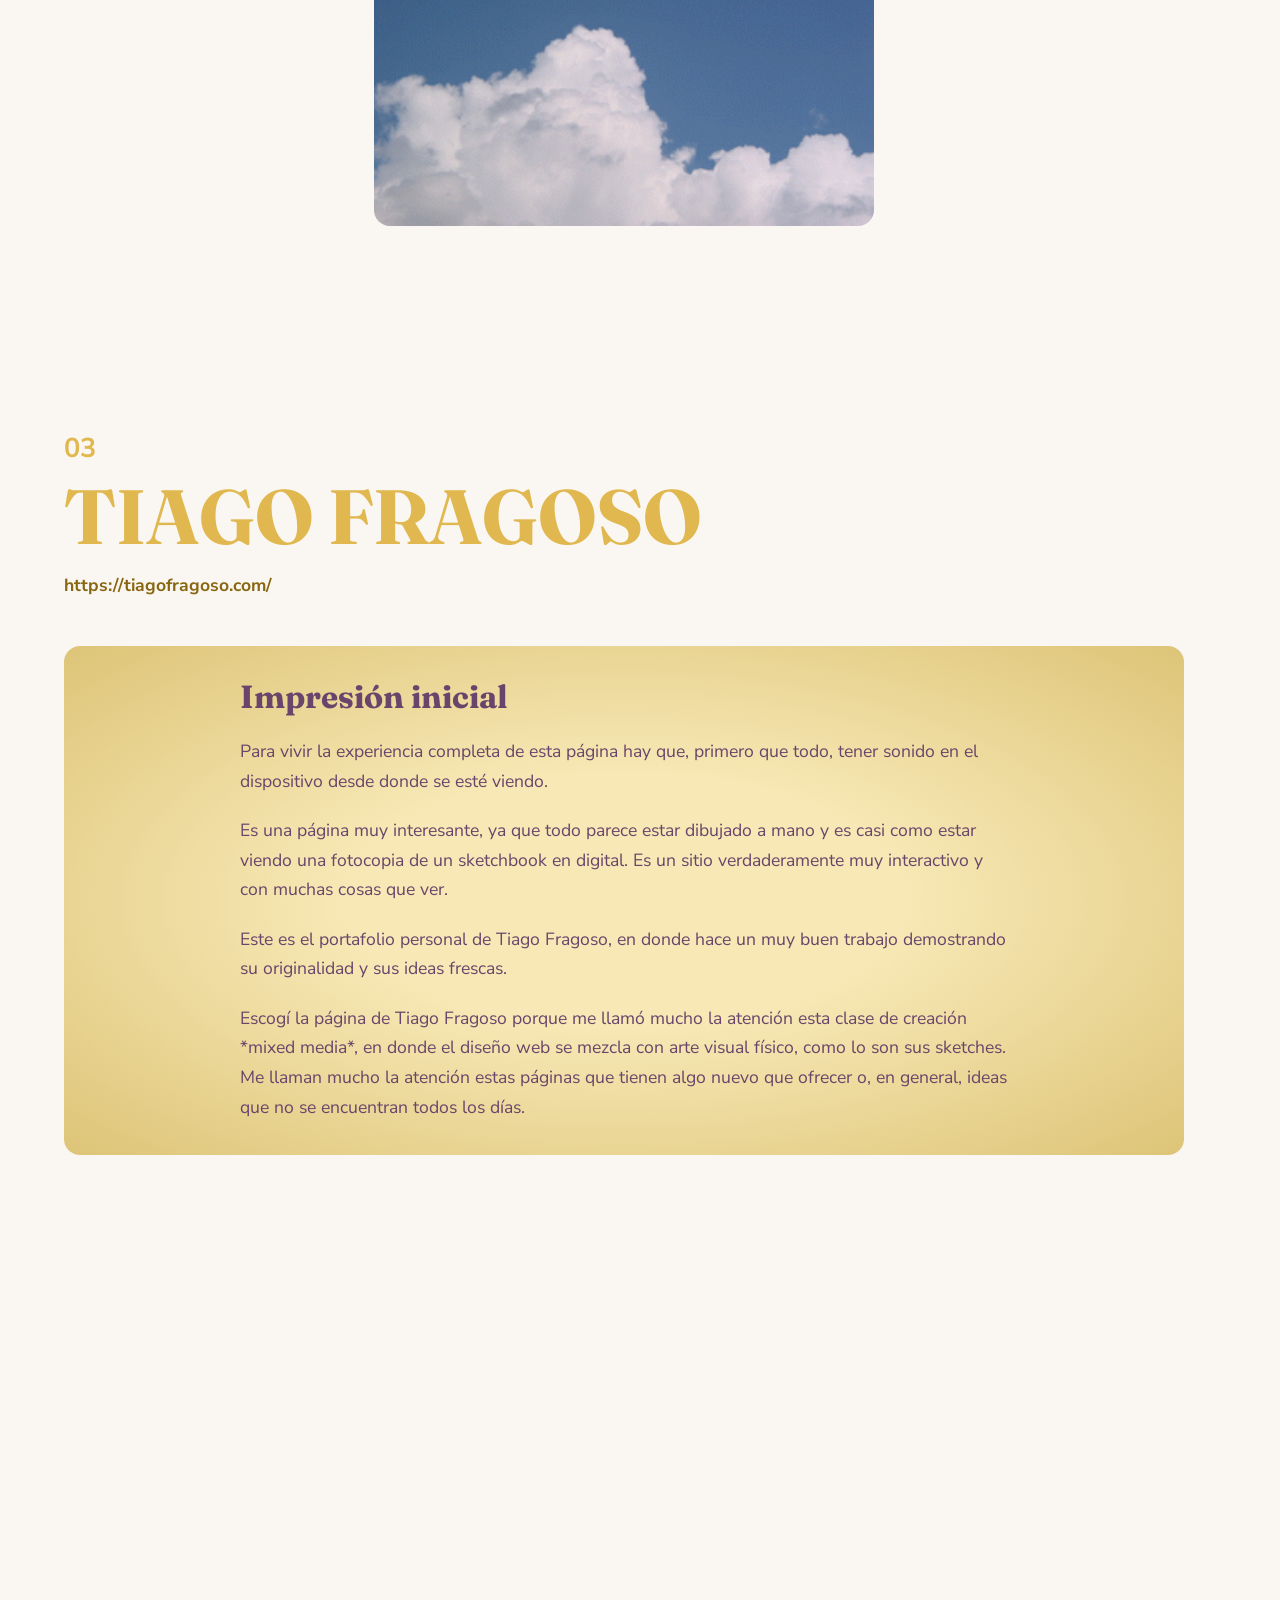
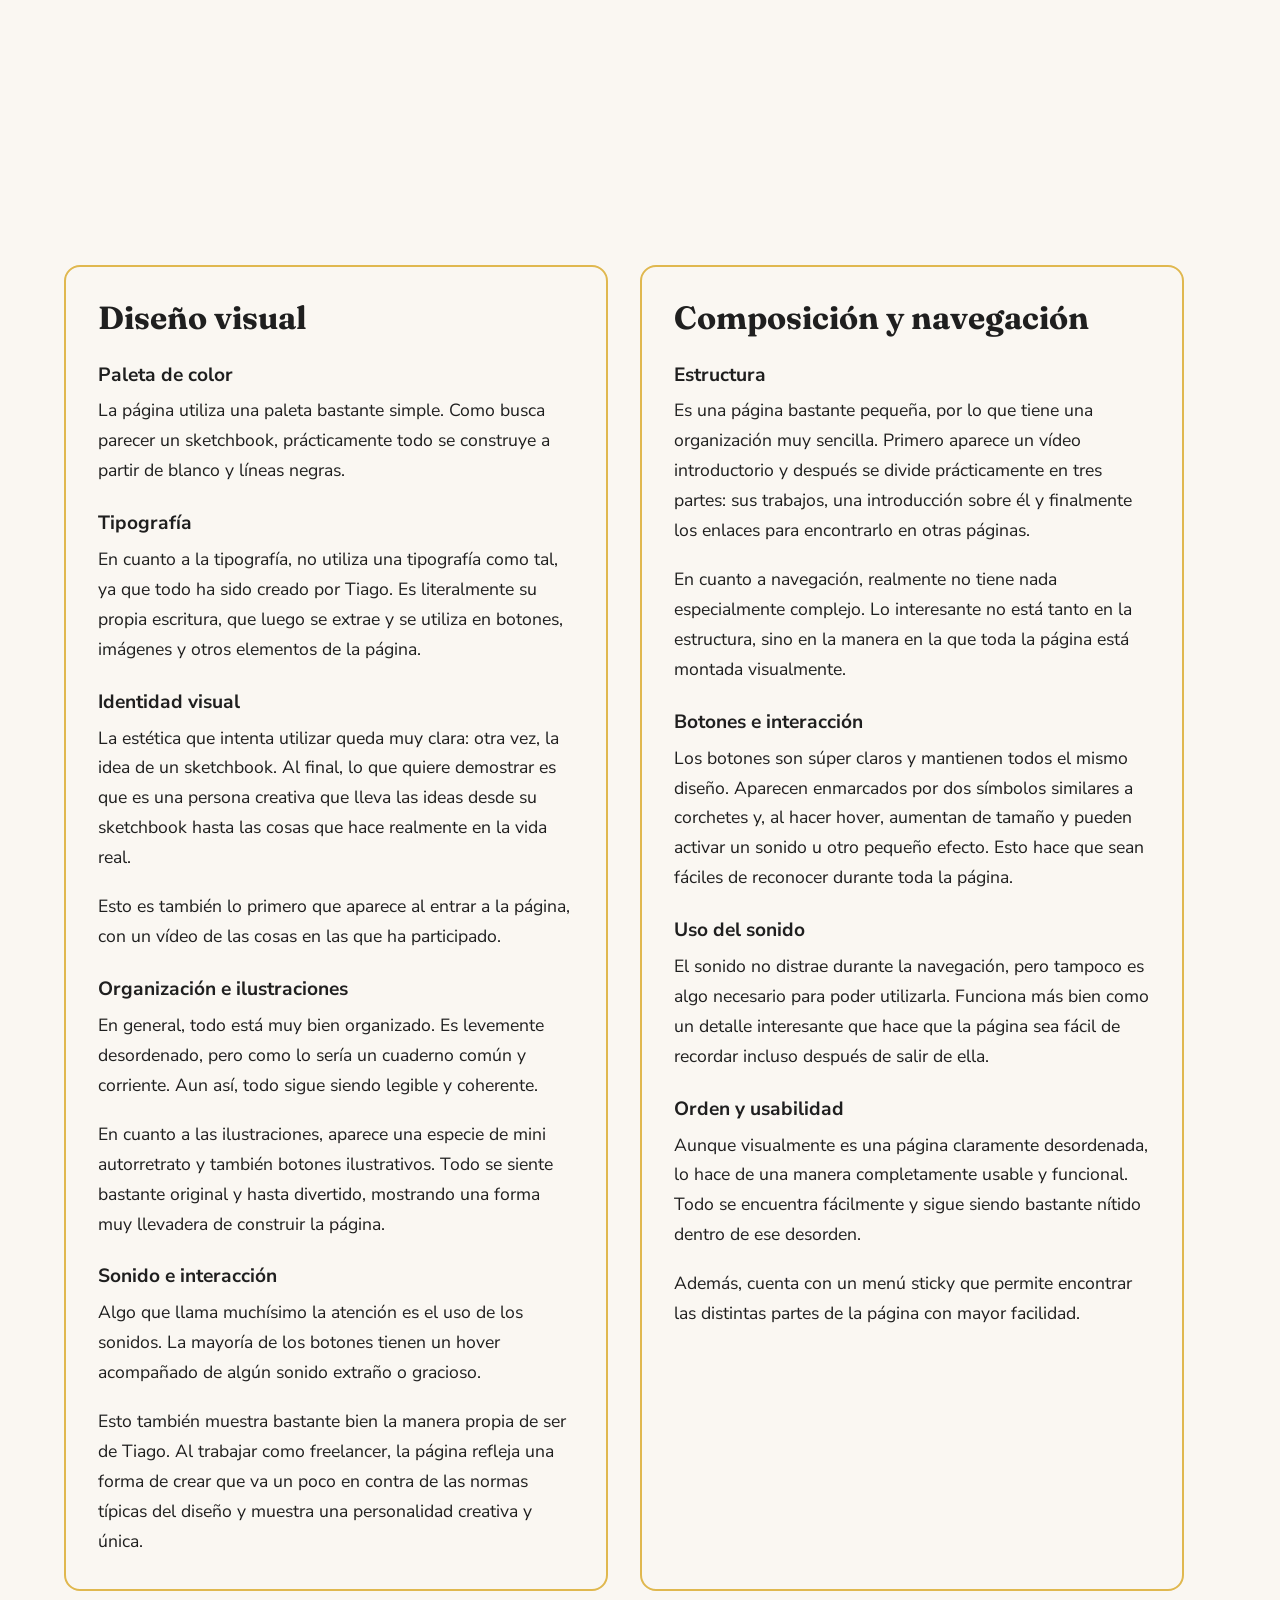
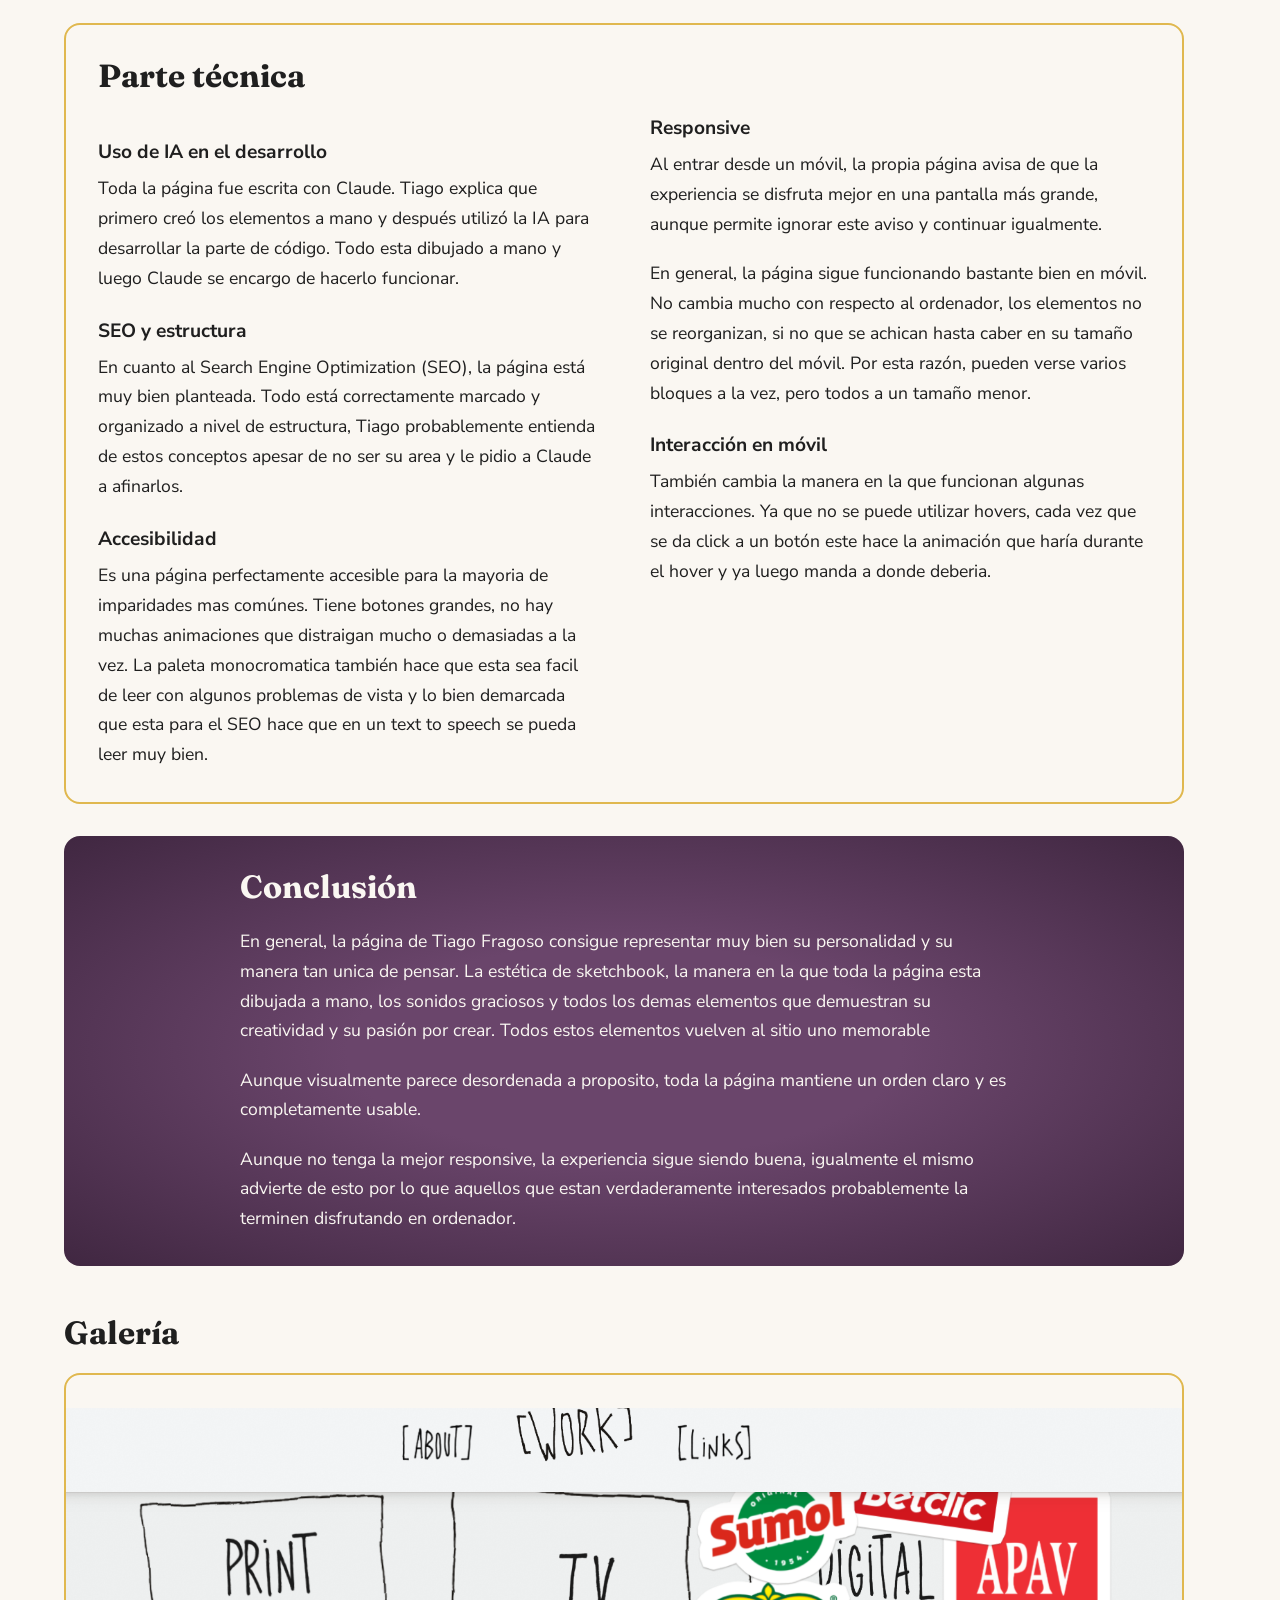
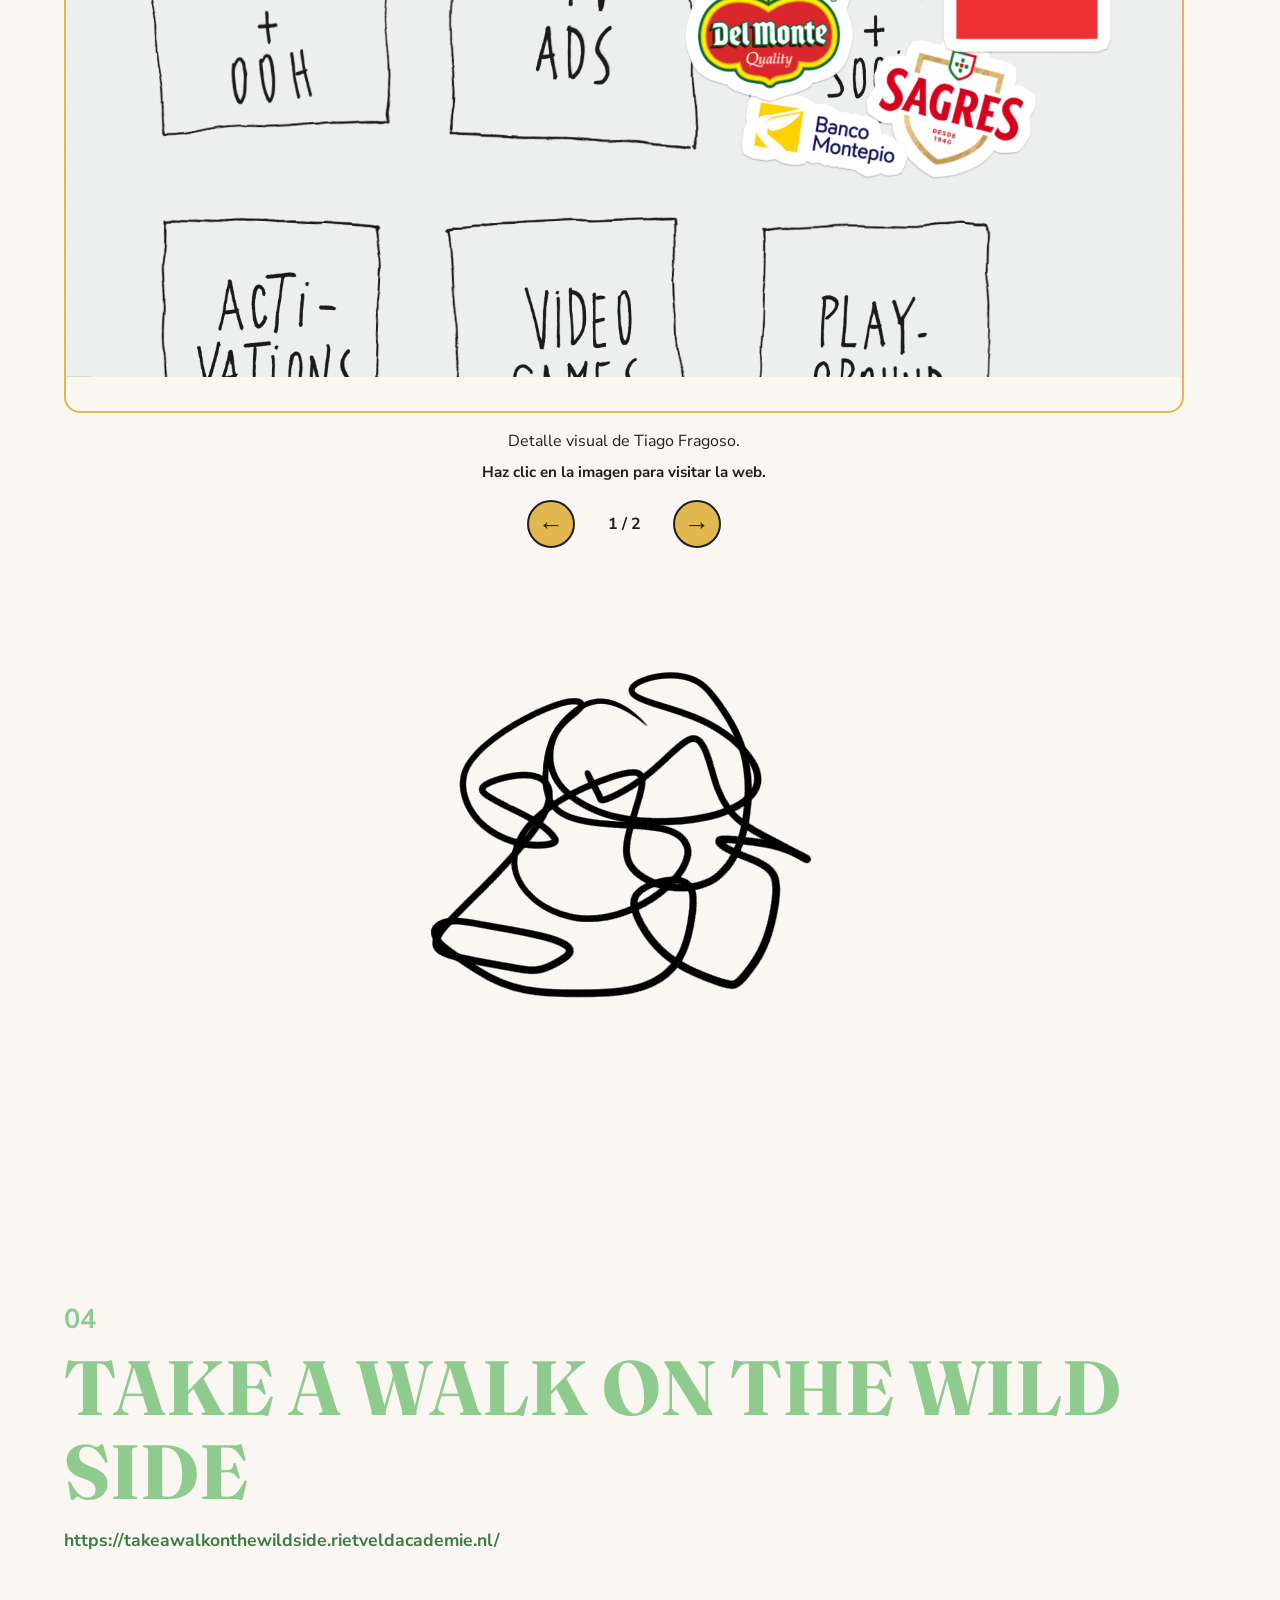
<file: SOW/index.html>
<!DOCTYPE html>
<html lang="es">

<head>
    <meta charset="UTF-8">
    <meta name="viewport" content="width=device-width, initial-scale=1.0">

    <title>Proyecto de análisis web</title>

    <!-- Tipografías -->
    <link rel="preconnect" href="https://fonts.googleapis.com">
    <link rel="preconnect" href="https://fonts.gstatic.com" crossorigin="anonymous">
    <link rel="stylesheet"
          href="https://fonts.googleapis.com/css2?family=Fraunces:wght@600;700&amp;family=Nunito+Sans:ital,wght@0,400;0,600;0,700;1,400&amp;display=swap">

    <link rel="stylesheet" href="../Estilos/index.css">
    <link rel="stylesheet" href="../Estilos/sow.css">
</head>

<body>

    <!-- Menú que aparece al dejar atrás los botones de portada -->
    <nav class="sticky-nav" aria-label="Navegación por secciones" hidden>
        <a href="#inicio" class="nav-inicio" aria-label="Inicio">0</a>
        <a href="#elespacio" class="nav-espacio" aria-label="Elespacio">1</a>
        <a href="#cloudstudio" class="nav-cloud" aria-label="Cloudstudio">2</a>
        <a href="#tiago" class="nav-tiago" aria-label="Tiago Fragoso">3</a>
        <a href="#wildside" class="nav-wild" aria-label="Take a Walk on the Wild Side">4</a>
        <a href="#referencias" class="nav-referencias" aria-label="Referencias">B</a>
    </nav>

    <!-- PORTADA -->
    <header class="landing" id="inicio">

        <p class="nombre">Gala Rojas</p>
        <h1>Proyecto de análisis web</h1>

        <p class="intro">
            Análisis visual, estructural y técnico de sitios web que me inspiraron o me llamaron la atención.
        </p>

        <div class="botones-web">

            <a href="#elespacio" class="boton-web espacio">
                <img src="caballo.png" alt="Símbolo de Elespacio">
                <p>ELESPACIO</p>
            </a>

            <a href="#cloudstudio" class="boton-web cloud">
                <img src="diamante.png" alt="Símbolo de Cloudstudio">
                <p>CLOUDSTUDIO</p>
            </a>

            <a href="#tiago" class="boton-web tiago">
                <img src="gorra.png" alt="Símbolo de Tiago Fragoso">
                <p>TIAGO FRAGOSO</p>
            </a>

            <a href="#wildside" class="boton-web wild">
                <img src="arbol.png" alt="Símbolo de Take a Walk on the Wild Side">
                <p>TAKE A WALK ON THE WILD SIDE</p>
            </a>

        </div>
    </header>

    <main>

        <!-- =========================
             01 ELESPACIO
             ========================= -->

        <section id="elespacio" class="seccion-web espacio-seccion">

            <div class="cabecera-seccion">
                <p class="numero-seccion">01</p>

                <h2>ELESPACIO</h2>
                <a href="https://www.elespacio.net/" class="enlace-web"
                   target="_blank" rel="noopener noreferrer">
                    https://www.elespacio.net/
                </a>
            </div>

            <div class="impresion-seccion impresion-espacio">
                <h3>Impresión inicial</h3>

                <p>
                    A primera vista, ELESPACIO se percibe como una página limpia pero original.
                    La web te recibe con un fondo negro que hace resaltar una paleta variada de colores,
                    sin llegar a ser demasiado brillantes, lo que mantiene una sensación de cohesión visual.
                    Las formas redondeadas de los botones, junto con los vídeos y las transiciones animadas,
                    refuerzan la idea de que ELESPACIO es un sitio creativo, pero que al mismo tiempo
                    transmite profesionalidad y seriedad en su trabajo.
                    La razón por la que se decidió analizar esta página es que entra en lo que sería tradicionalmente
                    una página web bien diseñada: es moderna, interactiva, tiene una buena composición y,
                    para este análisis, quería tener una variedad de estilos y de webs.
                </p>
            </div>

            <div class="grid-analisis">

                <div class="bloque bloque-pareja">
                    <div class="contenido-texto">

                        <h3>Diseño visual</h3>

                        <h4>Paleta de color</h4>
                        <p>
                            Esta paleta negra más arcoíris neutralizado hace que la página nunca se vea aburrida,
                            pero que no sea demasiado a la mirada gracias al tono.
                        </p>

                        <h4>Tipografía y jerarquía</h4>
                        <p>
                            Tiene una tipografía clara, en donde los títulos tienen un
                            bold muy reconocible y propio, ya que es tipo bold pero con serifa.
                            Más allá de eso, el espaciado da bastante aire para los párrafos grandes que tienen.
                            Esto deja una jerarquía visual clara.
                        </p>

                        <h4>Uso del espacio</h4>
                        <p>
                            Se debe tomar en cuenta que, aunque hayan párrafos muy grandes, gracias a que hay muchas
                            animaciones de scroll en el viewport nunca se encuentra nada más que un párrafo y alguna
                            imagen de apoyo, o distintas imágenes y una pequeña oración, haciendo que nunca se sienta cargada.
                        </p>

                        <h4>Identidad visual</h4>
                        <p>
                            Su imagen queda muy clara. Es una página coherente con alusión a símbolos de la cultura pop,
                            por ejemplo el látex, musculatura y cowboys, dejando muy en claro su aire de compañía moderna.
                        </p>

                    </div>
                </div>

                <div class="bloque bloque-pareja">
                    <div class="contenido-texto">

                        <h3>Composición y navegación</h3>

                        <h4>Composición</h4>
                        <p>
                            La composición está muy bien organizada. Se empieza con un portafolio de los trabajos de
                            ELESPACIO, luego explican qué hacen y cómo lo hacen, después muestran empresas específicas
                            con las que han trabajado para dar fiabilidad y finalmente dejan sus contactos.
                        </p>

                        <h4>Secciones y scroll</h4>
                        <p>
                            Cada sección toma prácticamente una página completa y el cambio de una a otra se nota muy
                            claramente por dos razones. Primero, el fondo cambia de color, pasando de negro a rosa o
                            incluso a crema. Además, como se utiliza mucho scroll animation, se siente como si hicieras
                            scroll dentro de un mismo sitio en el que van pasando carruseles verticales hasta que esa
                            parte termina y entonces realmente pasas a la siguiente sección. Esto hace que el cambio
                            entre una sección y otra sea muy claro.
                        </p>

                        <h4>CTA</h4>
                        <p>
                            Los CTA destacan muy bien porque siempre hacen contraste con la paleta. Si el fondo es
                            completamente negro, los botones utilizan color; y si hay muchos colores alrededor, los
                            CTA pasan a ser blancos. Esto hace que se identifiquen fácilmente.
                        </p>

                        <h4>Navegación</h4>
                        <p>
                            Como punto negativo, el menú sticky se pierde un poco al principio y no es hasta que bajas
                            cuando notas realmente que está ahí. Siento que, si apareciera después de hacer scroll,
                            quedaría incluso más claro y tendría más sentido dentro de la navegación.
                        </p>

                    </div>
                </div>

                <div class="bloque bloque-tecnico">
                    <div class="contenido-texto">

                        <h3>Parte técnica</h3>

                        <h4>Responsive</h4>
                        <p>
                            En su parte responsive está bastante bien. El carrusel vertical sigue funcionando y las
                            animaciones de apoyo siguen ahí. Sí es cierto que en el apoyo visual de los trabajos se
                            pierde bastante en presentación y dinamismo, ya que se añade una sección de trabajos en
                            donde aparece un carrusel de foto y descripción, pero sigue funcionando bien.
                        </p>

                        <h4>Accesibilidad</h4>
                        <p>
                            De las páginas analizadas esta en definitiva no es la mas accesible de todas. Por dos factores
                            principales, el primero siendo su paleta dan variada de colores, colores que pueden no ser
                            visibles para algunos tipos de daltonismo. Más allá de eso, la página puede resultar levemente
                            cargada para algunos usuarios sensibles a tanto ruido visual. Aunque esto es lo que la vuelve
                            tan llamativa, ver tantas animaciones, colores e ilustraciones tan seguidas una de la otra
                            puede resultar dificil de majerar para algunos usuarios.
                        </p>

                        <p>
                            En general no se pierde información y, aunque se ve menos interactiva, funciona bien. Es claro
                            su esfuerzo por mantener su escencia ya que cuando se mantiene presionado en una foto, esta
                            se redondea igual que en el ordenador, aunque sea un detalle no necesario.
                        </p>

                        <h4>Rendimiento y carga</h4>
                        <p>
                            La página utiliza bastantes imágenes, animaciones y contenido multimedia, incluyendo vídeos
                            integrados. Esto hace que visualmente tenga mucho más movimiento y personalidad, aunque
                            también supone que la web tiene más elementos que cargar que una página sencilla. Aun así,
                            durante la navegación no se siente que estos recursos rompan la experiencia.
                        </p>

                        <h4>SEO y estructura</h4>
                        <p>
                            A nivel de estructura, la página está bastante bien organizada para que tanto el usuario como
                            los buscadores entiendan el contenido. Existe un título principal claro y después se utilizan
                            distintos niveles de títulos html para separar conceptos, servicios y contenido. Además,
                            los enlaces del menú tienen nombres descriptivos como Case Studies, Services, Insights,
                            About y Contact, en vez de utilizar textos ambiguos.
                        </p>

                        <h4>Iframe</h4>
                        <p>
                            Un detalle técnico que resaltar en el análisis es que ELESPACIO bloquea que su página pueda
                            mostrarse dentro de un iframe externo. Esto no afecta su funcionamiento pero pierden
                            oportunidades de ser mencionados en otras paginas directamente como es aqui el caso.
                        </p>

                    </div>
                </div>

                <div class="conclusion-seccion conclusion-espacio">
                    <h3>Conclusión</h3>

                    <p>
                        En general, ELESPACIO consigue verse como una página limpia pero original. La paleta negra con
                        colores neutralizados, la tipografía y el espaciado hacen que nunca se sienta demasiado cargada,
                        aunque tenga bastante contenido.
                    </p>

                    <p>
                        Su identidad queda muy clara gracias a las alusiones a la cultura pop, las animaciones y una
                        composición bien organizada. ELESPACIO demuestra su marca muy bien, de una manera que baila
                        entre lo autentico y el trabajo serio
                    </p>
                </div>

            </div>

            <div class="galeria" role="region" aria-label="Galería de ELESPACIO">
                <h3>Galería</h3>

                <div id="galeria-elespacio">

                    <figure class="diapositiva">
                        <a href="https://www.elespacio.net/" class="enlace-imagen"
                           target="_blank" rel="noopener noreferrer">
                            <img src="elespacio1.png" alt="Detalle visual de Elespacio" loading="lazy">
                        </a>
                        <figcaption>
                            Referencias a la cultura pop en ELESPACIO, como el látex y la musculatura.
                            <span class="aviso-imagen">Haz clic en la imagen para visitar la web.</span>
                        </figcaption>
                    </figure>

                    <figure class="diapositiva" hidden>
                        <a href="https://www.elespacio.net/" class="enlace-imagen"
                           target="_blank" rel="noopener noreferrer">
                            <img src="elespacio2.png" alt="Detalle de navegación de Elespacio" loading="lazy">
                        </a>
                        <figcaption>
                            Muestra de la paleta de colores de ELESPACIO.
                            <span class="aviso-imagen">Haz clic en la imagen para visitar la web.</span>
                        </figcaption>
                    </figure>

                    <figure class="diapositiva" hidden>
                        <a href="https://www.elespacio.net/" class="enlace-imagen"
                           target="_blank" rel="noopener noreferrer">
                            <img src="elespacio.png" alt="Captura de la página web de ELESPACIO" loading="lazy">
                        </a>
                        <figcaption>
                            Vista general de ELESPACIO.
                            <span class="aviso-imagen">Haz clic en la imagen para visitar la web.</span>
                        </figcaption>
                    </figure>

                </div>

                <div class="controles-galeria">
                    <button type="button" class="anterior"
                            aria-label="Imagen anterior" aria-controls="galeria-elespacio">
                        ←
                    </button>
                    <span class="contador" aria-live="polite" aria-atomic="true">1 / 3</span>
                    <button type="button" class="siguiente"
                            aria-label="Imagen siguiente" aria-controls="galeria-elespacio">
                        →
                    </button>
                </div>
            </div>

            <div class="gif-seccion">
                <img src="caballo.gif" alt="Animación de Elespacio" loading="lazy">
            </div>

        </section>

        <!-- =========================
             02 CLOUDSTUDIO
             ========================= -->

        <section id="cloudstudio" class="seccion-web cloud-seccion">

            <div class="cabecera-seccion">
                <p class="numero-seccion">02</p>

                <h2>CLOUDSTUDIO</h2>
                <a href="https://cloudstudio.es/" class="enlace-web"
                   target="_blank" rel="noopener noreferrer">
                    https://cloudstudio.es/
                </a>
            </div>

            <div class="impresion-seccion impresion-cloud">
                <h3>Impresión inicial</h3>

                <p>
                    Al principio no se nota del todo qué es Cloudstudio y puede dejar un poco confundido al usuario,
                    ya que simplemente te dice “escoge tu conductor: este sitio está despierto” y después aparecen
                    opciones de diferentes cosas parecidas motas o bolitas que son los drivers. Escogí Cloudstudio
                    especfic por estos drivers. Me parece una idea muy nueva y creativa de incluir la IA y la identidad
                    de la marca. Esto me llamó la atención lo suficiente como para analizar más a fondo cómo los
                    utilizaban durante toda la navegación de la página.
                </p>

                <p>
                    Ya cuando entras en la página empieza a tener más sentido, porque es un sitio que vende
                    aplicaciones o servicios de IA, entonces esta automatización a través del “chofer” encaja con
                    lo que hace la empresa. Me parece una metáfora divertida e inteligente para mostrar la página
                    y presentar desde el inicio una experiencia más interactiva.
                </p>
            </div>

            <div class="grid-analisis">

                <div class="bloque bloque-pareja">
                    <div class="contenido-texto">

                        <h3>Diseño visual</h3>

                        <h4>Paleta de color</h4>
                        <p>
                            La paleta de colores depende parcialmente de las elecciones del usuario. Parte de la página
                            se verá del mismo color que el driver que se elija, y este irá siempre en conjunto con blanco
                            y negro. Es una paleta simple, pero se va variando la combinación de estos tres colores para
                            demostrar cómo se cambia de sección.
                        </p>

                        <h4>Tipografía y jerarquía</h4>
                        <p>
                            La tipografía es casi un sans serif, pero en algunos casos se redondea más o tiene algún
                            detalle en alguna letra, dando así la sensación de una página futurista pero no
                            completamente corporativa y seria.
                        </p>

                        <h4>Uso del espacio</h4>
                        <p>
                            En general, la página deja mucho espacio entre todo. No hay ningún texto inmenso y usualmente
                            cualquier texto se empareja con ilustraciones animadas, lo que hace que el contenido se
                            sienta ligero y no demasiado cargado.
                        </p>

                        <h4>Identidad visual</h4>
                        <p>
                            También hay alusión al destello típico de muchas páginas de IA, reforzando esa estética
                            tecnológica y futurista que tiene la página.
                        </p>

                    </div>
                </div>

                <div class="bloque bloque-pareja">
                    <div class="contenido-texto">

                        <h3>Composición y navegación</h3>

                        <h4>Concepto de los drivers</h4>
                        <p>
                            Me parece que todo el concepto de los drivers es muy interesante. Creo que este es un aspecto
                            clave para el mensaje de Cloudstudio, ya que lo que ofrecen son servicios de IA a otras
                            empresas, automatizando sistemas y, en sí, haciendo el trabajo más fácil a través de la
                            ayuda de la IA.
                        </p>

                        <p>
                            El hecho de que desde el primer momento tengas este ayudante que te vaya dando un “tour”
                            de la página y respondiendo preguntas es realmente muy interesante para el concepto que
                            quieren vender.
                        </p>

                        <h4>Navegación entre secciones</h4>
                        <p>
                            Más allá de esta guía que ofrece el driver, hay un cambio obvio entre secciones gracias a los
                            colores. Esto hace que, aunque la página sea bastante simple, siga siendo fácil orientarse
                            y entender cuándo se pasa de una parte a otra.
                        </p>

                        <h4>CTA</h4>
                        <p>
                            No tienen los mejores CTA dada la paleta hiperminimalista, pero sí se notan por su forma
                            redondeada, lo que ayuda a distinguirlos del resto de elementos.
                        </p>

                        <h4>Usabilidad y accesibilidad</h4>
                        <p>
                            Hay un buen equilibrio entre lo experimental que es la página y que realmente sea usable.
                            Igualmente, los drivers son opcionales para las personas que necesiten ir más lento, por
                            lo que además pueden funcionar como un punto de accesibilidad.
                        </p>

                    </div>
                </div>

                <div class="bloque bloque-tecnico">
                    <div class="contenido-texto">

                        <h3>Parte técnica</h3>

                        <h4>Responsive</h4>
                        <p>
                            Es una página prácticamente perfectamente responsive, ya que no se pierde casi nada durante
                            el cambio a una pantalla más pequeña. Es literalmente la misma página, pero acomodada de una
                            forma más estrecha. Las secciones siguen funcionando igual y algunas animaciones que en
                            ordenador se activan con el scroll pasan a funcionar al tocar la pantalla. Incluso el código
                            contempla específicamente dispositivos sin hover y adapta algunos de estos efectos.
                        </p>

                        <h4>Accesibilidad</h4>
                        <p>
                            Es una página sencilla de seguir, se tiene la opcion de desactivar el driver para que este
                            no sea distractivo o tal vez si va demasiado rápido para ir a un ritmo propio. Como el color
                            del driver define el "pop" de color de la página este se puede personalizar a el que mejor
                            le funcione a distintos usuarios.
                        </p>

                        <p>
                            Mi único punto en contra sería que algunas de las ilustraciones animadas se cortan un poco
                            antes de poder verlas bien, ya que la página funciona por secciones o “pestañas” que en
                            algunos casos aparecen demasiado pronto.
                        </p>

                        <h4>Funcionamiento del driver</h4>
                        <p>
                            En cuanto a su funcionamiento más técnico, mascot.js es el archivo encargado de controlar el
                            sistema relacionado con el driver y su guía dentro de la página. Lo que significa que es
                            Javascript y por ende conlleva logica y programación adentro en vez de ser solo decoración.
                            La web utiliza localStorage para guardar datos como el tema y el driver elegido, permitiendo
                            mantener la elección del usuario y cambiar la apariencia de la página según esta.
                        </p>

                        <p>
                            El driver tampoco es un elemento estático. Cuando se hace hover sobre la mascota, el cursor
                            cambia a “talk”, indicando que se puede interactuar con ella, este contesta preguntas que
                            ademas guarda en su memoria local
                        </p>

                        <p>
                            Por último, un detalle bastante importante es que existe un timeout como plan secundario.
                            Si la pantalla inicial de selección del driver no carga, después de 6 segundos se manda
                            directamente a la página principal. De esta forma, un fallo en esta función, muy interesante
                            pero no necesaria, no deja al usuario atrapado al entrar en la web.
                        </p>

                    </div>
                </div>

                <div class="conclusion-seccion conclusion-cloud">
                    <h3>Conclusión</h3>

                    <p>
                        En general, Cloudstudio consiguió diseñar una página bastante experimental que a la vez sigue
                        siendo clara y usable. El concepto de los drivers es probablemente su punto más fuerte, ya que
                        no funciona solo como decoración, sino que conecta directamente con la idea de automatización
                        e IA que vende la empresa.
                    </p>

                    <p>
                        Visualmente mantiene una identidad muy coherente gracias a su paleta (blanco, negro y opción
                        de usuario), la tipografía sans serif con una pizca de carácter y las ilustraciones animadas.
                        Además, la versión responsive conserva casi toda la experiencia de escritorio, algo
                        especialmente importante en una web con tanta interacción.
                    </p>

                    <p>
                        Aunque algunas de sus animaciones no se ven perfectamente bien en el móvil y los CTA no tienen
                        ese efecto tan obvio de llamar a hacer algo, la página mantiene un buen equilibrio entre
                        creatividad, tecnología y usabilidad.
                    </p>
                </div>

            </div>

            <div class="galeria" role="region" aria-label="Galería de CLOUDSTUDIO">
                <h3>Galería</h3>

                <div id="galeria-cloudstudio">

                    <figure class="diapositiva">
                        <a href="https://cloudstudio.es/" class="enlace-imagen"
                           target="_blank" rel="noopener noreferrer">
                            <img src="cloud1.png" alt="Detalle visual de Cloudstudio" loading="lazy">
                        </a>
                        <figcaption>
                            Referencia creativa a plataformas de IA como ChatGPT o, en este caso, DeepSeek.
                            <span class="aviso-imagen">Haz clic en la imagen para visitar la web.</span>
                        </figcaption>
                    </figure>

                    <figure class="diapositiva" hidden>
                        <a href="https://cloudstudio.es/" class="enlace-imagen"
                           target="_blank" rel="noopener noreferrer">
                            <img src="cloud2.png" alt="Detalle de navegación de Cloudstudio" loading="lazy">
                        </a>
                        <figcaption>
                            Detalle de navegación de Cloudstudio.
                            <span class="aviso-imagen">Haz clic en la imagen para visitar la web.</span>
                        </figcaption>
                    </figure>

                    <figure class="diapositiva" hidden>
                        <a href="https://cloudstudio.es/" class="enlace-imagen"
                           target="_blank" rel="noopener noreferrer">
                            <img src="cloud.png" alt="Captura principal de Cloudstudio" loading="lazy">
                        </a>
                        <figcaption>
                            Vista general de Cloudstudio.
                            <span class="aviso-imagen">Haz clic en la imagen para visitar la web.</span>
                        </figcaption>
                    </figure>

                </div>

                <div class="controles-galeria">
                    <button type="button" class="anterior"
                            aria-label="Imagen anterior" aria-controls="galeria-cloudstudio">
                        ←
                    </button>
                    <span class="contador" aria-live="polite" aria-atomic="true">1 / 3</span>
                    <button type="button" class="siguiente"
                            aria-label="Imagen siguiente" aria-controls="galeria-cloudstudio">
                        →
                    </button>
                </div>
            </div>

            <div class="gif-seccion">
                <img src="cloud.gif" alt="Animación de Cloudstudio" loading="lazy">
            </div>

        </section>

        <!-- =========================
             03 TIAGO FRAGOSO
             ========================= -->

        <section id="tiago" class="seccion-web tiago-seccion">

            <div class="cabecera-seccion">
                <p class="numero-seccion">03</p>

                <h2>TIAGO FRAGOSO</h2>
                <a href="https://tiagofragoso.com/" class="enlace-web"
                   target="_blank" rel="noopener noreferrer">
                    https://tiagofragoso.com/
                </a>
            </div>

            <div class="impresion-seccion impresion-tiago">
                <h3>Impresión inicial</h3>

                <p>
                    Para vivir la experiencia completa de esta página hay que, primero que todo, tener sonido en el
                    dispositivo desde donde se esté viendo.
                </p>

                <p>
                    Es una página muy interesante, ya que todo parece estar dibujado a mano y es casi como estar viendo
                    una fotocopia de un sketchbook en digital. Es un sitio verdaderamente muy interactivo y con muchas
                    cosas que ver.
                </p>

                <p>
                    Este es el portafolio personal de Tiago Fragoso, en donde hace un muy buen trabajo demostrando
                    su originalidad y sus ideas frescas.
                </p>

                <p>
                    Escogí la página de Tiago Fragoso porque me llamó mucho la atención esta clase de creación
                    *mixed media*, en donde el diseño web se mezcla con arte visual físico, como lo son sus sketches.
                    Me llaman mucho la atención estas páginas que tienen algo nuevo que ofrecer o, en general,
                    ideas que no se encuentran todos los días.
                </p>
            </div>

            <div class="iframe-web">
                <iframe src="https://tiagofragoso.com/"
                        title="Portfolio de Tiago Fragoso" loading="lazy">
                </iframe>
            </div>

            <div class="grid-analisis">

                <div class="bloque bloque-pareja">
                    <div class="contenido-texto">

                        <h3>Diseño visual</h3>

                        <h4>Paleta de color</h4>
                        <p>
                            La página utiliza una paleta bastante simple. Como busca parecer un sketchbook,
                            prácticamente todo se construye a partir de blanco y líneas negras.
                        </p>

                        <h4>Tipografía</h4>
                        <p>
                            En cuanto a la tipografía, no utiliza una tipografía como tal, ya que todo ha sido creado
                            por Tiago. Es literalmente su propia escritura, que luego se extrae y se utiliza en botones,
                            imágenes y otros elementos de la página.
                        </p>

                        <h4>Identidad visual</h4>
                        <p>
                            La estética que intenta utilizar queda muy clara: otra vez, la idea de un sketchbook.
                            Al final, lo que quiere demostrar es que es una persona creativa que lleva las ideas
                            desde su sketchbook hasta las cosas que hace realmente en la vida real.
                        </p>

                        <p>
                            Esto es también lo primero que aparece al entrar a la página, con un vídeo de las cosas
                            en las que ha participado.
                        </p>

                        <h4>Organización e ilustraciones</h4>
                        <p>
                            En general, todo está muy bien organizado. Es levemente desordenado, pero como lo sería
                            un cuaderno común y corriente. Aun así, todo sigue siendo legible y coherente.
                        </p>

                        <p>
                            En cuanto a las ilustraciones, aparece una especie de mini autorretrato y también botones
                            ilustrativos. Todo se siente bastante original y hasta divertido, mostrando una forma muy
                            llevadera de construir la página.
                        </p>

                        <h4>Sonido e interacción</h4>
                        <p>
                            Algo que llama muchísimo la atención es el uso de los sonidos. La mayoría de los botones
                            tienen un hover acompañado de algún sonido extraño o gracioso.
                        </p>

                        <p>
                            Esto también muestra bastante bien la manera propia de ser de Tiago. Al trabajar como
                            freelancer, la página refleja una forma de crear que va un poco en contra de las normas
                            típicas del diseño y muestra una personalidad creativa y única.
                        </p>

                    </div>
                </div>

                <div class="bloque bloque-pareja">
                    <div class="contenido-texto">

                        <h3>Composición y navegación</h3>

                        <h4>Estructura</h4>
                        <p>
                            Es una página bastante pequeña, por lo que tiene una organización muy sencilla.
                            Primero aparece un vídeo introductorio y después se divide prácticamente en tres partes:
                            sus trabajos, una introducción sobre él y finalmente los enlaces para encontrarlo en otras páginas.
                        </p>

                        <p>
                            En cuanto a navegación, realmente no tiene nada especialmente complejo. Lo interesante no está
                            tanto en la estructura, sino en la manera en la que toda la página está montada visualmente.
                        </p>

                        <h4>Botones e interacción</h4>
                        <p>
                            Los botones son súper claros y mantienen todos el mismo diseño. Aparecen enmarcados por dos
                            símbolos similares a corchetes y, al hacer hover, aumentan de tamaño y pueden activar un sonido
                            u otro pequeño efecto. Esto hace que sean fáciles de reconocer durante toda la página.
                        </p>

                        <h4>Uso del sonido</h4>
                        <p>
                            El sonido no distrae durante la navegación, pero tampoco es algo necesario para poder utilizarla.
                            Funciona más bien como un detalle interesante que hace que la página sea fácil de recordar incluso
                            después de salir de ella.
                        </p>

                        <h4>Orden y usabilidad</h4>
                        <p>
                            Aunque visualmente es una página claramente desordenada, lo hace de una manera completamente usable
                            y funcional. Todo se encuentra fácilmente y sigue siendo bastante nítido dentro de ese desorden.
                        </p>

                        <p>
                            Además, cuenta con un menú sticky que permite encontrar las distintas partes de la página con mayor facilidad.
                        </p>

                    </div>
                </div>

                <div class="bloque bloque-tecnico">
                    <div class="contenido-texto">

                        <h3>Parte técnica</h3>

                        <h4>Uso de IA en el desarrollo</h4>
                        <p>
                            Toda la página fue escrita con Claude. Tiago explica que primero creó los elementos
                            a mano y después utilizó la IA para desarrollar la parte de código. Todo esta dibujado a mano y luego Claude
                            se encargo de hacerlo funcionar.
                        </p>

                        <h4>SEO y estructura</h4>
                        <p>
                            En cuanto al Search Engine Optimization (SEO), la página está muy bien
                            planteada. Todo está correctamente marcado y organizado a nivel de estructura, Tiago probablemente entienda de estos
                            conceptos apesar de no ser su area y le pidio a Claude a afinarlos.
                        </p>

                        <h4>Accesibilidad</h4>
                        <p>
                            Es una página perfectamente accesible para la mayoria de imparidades mas comúnes. Tiene botones grandes,
                            no hay muchas animaciones que distraigan mucho o demasiadas a la vez. La paleta monocromatica también
                            hace que esta sea facil de leer con algunos problemas de vista y lo bien demarcada que esta para el SEO
                            hace que en un text to speech se pueda leer muy bien.
                        </p>

                        <h4>Responsive</h4>
                        <p>
                            Al entrar desde un móvil, la propia página avisa de que la experiencia se disfruta mejor
                            en una pantalla más grande, aunque permite ignorar este aviso y continuar igualmente.
                        </p>

                        <p>
                            En general, la página sigue funcionando bastante bien en móvil. No cambia mucho con respecto al ordenador, los elementos
                            no se reorganizan, si no que se achican hasta caber en su tamaño original dentro del móvil. Por esta razón, pueden verse
                            varios bloques a la vez, pero todos a un tamaño menor.
                        </p>

                        <h4>Interacción en móvil</h4>
                        <p>
                            También cambia la manera en la que funcionan algunas interacciones. Ya que no se puede utilizar hovers, cada vez que se da click a un botón
                            este hace la animación que haría durante el hover y ya luego manda a donde deberia.
                        </p>

                    </div>
                </div>

                <div class="conclusion-seccion conclusion-tiago">
                    <h3>Conclusión</h3>

                    <p>
                        En general, la página de Tiago Fragoso consigue representar muy bien su personalidad y su manera tan unica
                        de pensar. La estética de sketchbook, la manera en la que toda la página esta dibujada a mano, los sonidos graciosos y todos
                        los demas elementos que demuestran su creatividad y su pasión por crear. Todos estos elementos vuelven al sitio uno memorable
                    </p>

                    <p>
                        Aunque visualmente parece desordenada a proposito, toda la página mantiene un orden claro y es completamente usable.
                    </p>

                    <p>
                        Aunque no tenga la mejor responsive, la experiencia sigue siendo buena, igualmente el mismo advierte de esto por lo que aquellos que estan verdaderamente interesados
                        probablemente la terminen disfrutando en ordenador.
                    </p>
                </div>

            </div>

            <div class="galeria" role="region" aria-label="Galería de TIAGO FRAGOSO">
                <h3>Galería</h3>

                <div id="galeria-tiago">

                    <figure class="diapositiva">
                        <a href="https://tiagofragoso.com/" class="enlace-imagen"
                           target="_blank" rel="noopener noreferrer">
                            <img src="tiago2.png" alt="Detalle visual de Tiago Fragoso" loading="lazy">
                        </a>
                        <figcaption>
                            Detalle visual de Tiago Fragoso.
                            <span class="aviso-imagen">Haz clic en la imagen para visitar la web.</span>
                        </figcaption>
                    </figure>

                    <figure class="diapositiva" hidden>
                        <a href="https://tiagofragoso.com/" class="enlace-imagen"
                           target="_blank" rel="noopener noreferrer">
                            <img src="tiago1.png" alt="Detalle de navegación de Tiago Fragoso" loading="lazy">
                        </a>
                        <figcaption>
                            Aquí se ve a Tiago creando a mano los elementos visuales de la página.
                            La programación se realizó con Claude.
                            <span class="aviso-imagen">Haz clic en la imagen para visitar la web.</span>
                        </figcaption>
                    </figure>

                </div>

                <div class="controles-galeria">
                    <button type="button" class="anterior"
                            aria-label="Imagen anterior" aria-controls="galeria-tiago">
                        ←
                    </button>
                    <span class="contador" aria-live="polite" aria-atomic="true">1 / 2</span>
                    <button type="button" class="siguiente"
                            aria-label="Imagen siguiente" aria-controls="galeria-tiago">
                        →
                    </button>
                </div>
            </div>

            <div class="gif-seccion">
                <img src="tiago.gif" alt="Animación de Tiago Fragoso" loading="lazy">
            </div>

        </section>

        <!-- =========================
             04 TAKE A WALK ON THE WILD SIDE
             ========================= -->

        <section id="wildside" class="seccion-web wild-seccion">

            <div class="cabecera-seccion">
                <p class="numero-seccion">04</p>

                <h2>TAKE A WALK ON THE WILD SIDE</h2>
                <a href="https://takeawalkonthewildside.rietveldacademie.nl/" class="enlace-web"
                   target="_blank" rel="noopener noreferrer">
                    https://takeawalkonthewildside.rietveldacademie.nl/
                </a>
            </div>

            <div class="impresion-seccion impresion-wild">
                <h3>Impresión inicial</h3>

                <p>
                    Take a Walk on the Wild Side es una página completamente distinta a lo habitual.
                    A primera vista puede parecer que algo está mal o que dejó de funcionar pero realmente esa es la intención del diseño.
                </p>

                <p>
                    La página se sale completamente de cualquier esquema tradicional y precisamente eso es
                    lo que más llama la atención. Probablemente es la menos usable de las cuatro, pero también
                    una de las más únicas que haya visto.
                </p>

                <p>
                    Visualmente funciona casi como un boletín informativo mezclado con un collage y todo en movimiento. Al principio, nada tiene sentido, todo choca,
                    pero de poco a poco se empieza a entener que es esa justamente la intención de la página.
                </p>

                <p>
                    Escogí Take a Walk on the Wild Side por cuánto me sorprendió su diseño. Encontré esta página buscando webs brutalistas y me parece que es
                    directamente arte. Nunca había visto una página así, para bien y para mal. Considero que es una página que puede poner al
                    usuario un poco incómodo o nervioso por su manera tan descombinada, pero creo que ese es exactamente el punto. También
                    creo que es importante analizar páginas no convencionales para añadir ideas distintas.
                </p>
            </div>

            <div class="iframe-web">
                <iframe src="https://takeawalkonthewildside.rietveldacademie.nl/"
                        title="Take a Walk on the Wild Side" loading="lazy">
                </iframe>
            </div>

            <div class="grid-analisis">

                <div class="bloque bloque-pareja">
                    <div class="contenido-texto">

                        <h3>Diseño visual</h3>

                        <h4>Paleta de color</h4>
                        <p>
                            La página utiliza un fondo blanco, algo prácticamente necesario para poder distinguir el texto de los demas elementos.
                            La mayoria de la composición está formada por un collage de fotografías, normalmente en diferentes tonos de verde,
                            terracota y otros colores bastante naturales.
                        </p>

                        <h4>Tipografía</h4>
                        <p>
                            La tipografía es completamente sans serif y genera bastante contraste con el collage
                            tan colorido y orgánico. Es una letra seria que crea una yuxtaposición muy interesante entre ambos estilos.
                        </p>

                        <h4>Jerarquía visual y composición</h4>
                        <p>
                            Realmente no existe una jerarquía visual muy clara. El collage ocupa gran parte de la
                            pantalla y toda interacción se hace atraves del menú.
                            El espacio está sumamente sobreexplotado ,
                            toda la pantalla está en todo momento ocupada por imágenes y elementos, haciendo que la
                            página se sienta muy caótica y conglomerada.
                        </p>

                        <h4>Coherencia visual</h4>
                        <p>
                            No existe coherencia visual y no se sigue ninguna regla tradicional del diseño, pero esto es justamente lo que busca Take a Walk on The Wild Side,
                            una obra web de arte que a la vez tiene un fin informativo para el show de arte que promociona y representa.
                        </p>

                    </div>
                </div>

                <div class="bloque bloque-pareja">
                    <div class="contenido-texto">

                        <h3>Composición y navegación</h3>

                        <h4>Movimiento e interacción</h4>
                        <p>
                            Uno de los aspectos más interesantes de la página es que prácticamente nunca está quieta.
                            Las imágenes que forman el collage reaccionan al movimiento del ratón de una manera que realmente parece especial y única:
                            cuando el cursor se mueve de arriba a abajo, se desplazan únicamente las imágenes del collage(también verticalmente) y
                            cuando se mueve de izquierda a derecha, se desplaza horizontalmente únicamente el bloque de texto que se está
                            viendo en ese momento. Esto da una sensación que nunca habia visto antes como si la web "respirara" lo que va muy bien con su nombre que hace alusión a la naturaleza.
                        </p>

                        <h4>Navegación horizontal</h4>
                        <p>
                            La web tampoco sigue una navegación tradicional. No se recorre de arriba hacia abajo como una web normal, si no que se desplaza de manera horizontal.
                            Además, el scroll en si no funciona, se debe de utilizar el menú para todo, este es un apoyo importante ya que es facil perderse en una página tan conglomerada y además de scroll horizontal.
                            Ya que el scroll es horizontal, otro apoyo que se usa en la navegación es el uso de una barra vertical que se mueve atravez del viewport según se va avanzando, ayudando tambien a que el usuario no se pierda en su progreso.
                        </p>

                        <h4>Composición</h4>
                        <p>
                            La cantidad de texto depende mucho de la parte del menú que se este viendo, hay algunas con un par de oraciones y otras en donde hay que hacer un scroll tradicional para verlo todo.
                            En cuanto a la composición, esta no existe en absoluto, pero como mencionado anteriormente, se usan herramientas para ayudar a que este caos sea comodo o levemente usable,
                            lo que demuestra que esta falta de composición es completamente intencional.
                        </p>

                    </div>
                </div>

                <div class="bloque bloque-tecnico">
                    <div class="contenido-texto">

                        <h3>Parte técnica</h3>

                        <h4>Código y estructura</h4>
                        <p>
                            A diferencia de las páginas anteriores, resulta mucho más difícil estudiar técnicamente
                            esta web desde su código fuente. Gran parte del contenido depende de JavaScript y el HTML
                            inicial prácticamente solo indica que la página necesita JavaScript para funcionar.
                            Esto hace que sea más complicado analizar directamente cómo está construida o utilizarla
                            como referencia técnica.
                        </p>

                        <h4>Responsive</h4>
                        <p>
                            En cuanto al responsive, funciona bastante bien. Como la página ya es caótica en ordenador,
                            en móvil sigue manteniendo esta misma sensación
                        </p>

                        <p>
                            El menú permanece en la izquierda superior y no es stikcy, y solamente con este se puede navegar la página.
                            Luego dentro de cada una de las secciones, la navegación pasa a ser un scroll normal de móvil. El mayor problema con esto es que si el scroll era muy
                            largo, hay que volver scrolleando hacía arriba hasta encontrar el menú de nuevo para cambiar de sección, lo que puede llegar a ser tedioso.
                        </p>

                        <h4>Rendimiento</h4>
                        <p>
                            A pesar de utilizar una gran cantidad de imágenes y elementos que estan en constante reacción, el rendimiento
                            es bastante bueno. Durante la navegación no se perciben esperas importantes y el contenido
                            carga de manera fluida.
                        </p>

                        <h4>Accesibilidad</h4>
                        <p>
                            La accesibilidad es uno de los puntos más claramente débiles de la página. La gran cantidad de
                            elementos superpuestos, el movimiento constante y la falta de una jerarquía visual son una combinación potente a que
                            muchos usuarios tengan dificultad para leer, comprender o seguir el contenido.
                        </p>

                    </div>
                </div>

                <div class="conclusion-seccion conclusion-wild">
                    <h3>Conclusión</h3>

                    <p>
                        En general, Take a Walk on the Wild Side es probablemente la página más experimental de las cuatro.
                        Desde el primer momento rompe con prácticamente todas las reglas tradicionales de diseño y navegación,
                        utilizando un collage en constante movimiento, una composición muy congestionada y una navegación
                        horizontal que hacen que la experiencia sea completamente distinta a una web convencional.
                    </p>

                    <p>
                        La página en ningún momento no intenta ser neutra ni
                        universal, sino transmitir una identidad muy concreta y funcionar casi como una pieza artística en sí
                        misma.
                    </p>
                </div>

            </div>

            <div class="galeria" role="region" aria-label="Galería de TAKE A WALK ON THE WILD SIDE">
                <h3>Galería</h3>

                <div id="galeria-wildside">

                    <figure class="diapositiva">
                        <a href="https://takeawalkonthewildside.rietveldacademie.nl/" class="enlace-imagen"
                           target="_blank" rel="noopener noreferrer">
                            <img src="wild1.png" alt="Detalle visual de Take a Walk on the Wild Side" loading="lazy">
                        </a>
                        <figcaption>
                            Aquí se aprecia el collage que compone el fondo de la página.
                            <span class="aviso-imagen">Haz clic en la imagen para visitar la web.</span>
                        </figcaption>
                    </figure>

                    <figure class="diapositiva" hidden>
                        <a href="https://takeawalkonthewildside.rietveldacademie.nl/" class="enlace-imagen"
                           target="_blank" rel="noopener noreferrer">
                            <img src="wild2.png" alt="Detalle de navegación de Take a Walk on the Wild Side" loading="lazy">
                        </a>
                        <figcaption>
                            Aquí se ve la aguja que se utiliza para guiar al usuario durante la navegación.
                            <span class="aviso-imagen">Haz clic en la imagen para visitar la web.</span>
                        </figcaption>
                    </figure>

                </div>

                <div class="controles-galeria">
                    <button type="button" class="anterior"
                            aria-label="Imagen anterior" aria-controls="galeria-wildside">
                        ←
                    </button>
                    <span class="contador" aria-live="polite" aria-atomic="true">1 / 2</span>
                    <button type="button" class="siguiente"
                            aria-label="Imagen siguiente" aria-controls="galeria-wildside">
                        →
                    </button>
                </div>
            </div>

            <div class="gif-seccion">
                <img src="wild.gif" alt="Animación de Take a Walk on the Wild Side" loading="lazy">
            </div>

        </section>

        <!-- =========================
             REFERENCIAS
             ========================= -->

        <section id="referencias" class="referencias">

            <div class="cabecera-referencias">
                <p class="numero-referencias">B</p>
                <h2>REFERENCIAS</h2>
            </div>

            <div class="bloque-referencias">

                <h3>Fuentes de análisis</h3>

                <p>
                    Awwwards. (s. f.). <em>Awwwards</em>.
                    <a href="https://www.awwwards.com/" target="_blank" rel="noopener noreferrer">
                        https://www.awwwards.com/
                    </a>
                </p>

                <p>
                    Nielsen, J. (1994). <em>10 usability heuristics for user interface design</em>.
                    Nielsen Norman Group.
                    <a href="https://www.nngroup.com/articles/ten-usability-heuristics/"
                       target="_blank" rel="noopener noreferrer">
                        https://www.nngroup.com/articles/ten-usability-heuristics/
                    </a>
                </p>

                <p>
                    World Wide Web Consortium. (2023).
                    <em>Web Content Accessibility Guidelines (WCAG) 2.2</em>.
                    <a href="https://www.w3.org/WAI/standards-guidelines/wcag/"
                       target="_blank" rel="noopener noreferrer">
                        https://www.w3.org/WAI/standards-guidelines/wcag/
                    </a>
                </p>

                <h3>Webs analizadas</h3>

                <p>
                    ELESPACIO. (s. f.). <em>ELESPACIO</em>.
                    <a href="https://www.elespacio.net/" target="_blank" rel="noopener noreferrer">
                        https://www.elespacio.net/
                    </a>
                </p>

                <p>
                    Cloudstudio. (s. f.). <em>Cloudstudio</em>.
                    <a href="https://cloudstudio.es/" target="_blank" rel="noopener noreferrer">
                        https://cloudstudio.es/
                    </a>
                </p>

                <p>
                    Fragoso, T. (s. f.). <em>Tiago Fragoso</em>.
                    <a href="https://tiagofragoso.com/" target="_blank" rel="noopener noreferrer">
                        https://tiagofragoso.com/
                    </a>
                </p>

                <p>
                    Gerrit Rietveld Academie. (2019).
                    <em>Take a Walk on the Wild Side</em>.
                    <a href="https://takeawalkonthewildside.rietveldacademie.nl/"
                       target="_blank" rel="noopener noreferrer">
                        https://takeawalkonthewildside.rietveldacademie.nl/
                    </a>
                </p>

            </div>
        </section>

    </main>

    <script>
        // MENÚ: aparece cuando los botones de portada salen por arriba.
        const botonesPortada = document.querySelector('.botones-web');
        const menu = document.querySelector('.sticky-nav');

        function actualizarMenu() {
            const hanPasado = botonesPortada.getBoundingClientRect().bottom <= 0;
            menu.hidden = !hanPasado;
        }

        window.addEventListener('scroll', actualizarMenu, { passive: true });
        window.addEventListener('resize', actualizarMenu);
        window.addEventListener('load', actualizarMenu);

        actualizarMenu();

        // GALERÍAS: cada una guarda su propia posición.
        document.querySelectorAll('.galeria').forEach(function (galeria) {
            const imagenes = galeria.querySelectorAll('.diapositiva');
            const contador = galeria.querySelector('.contador');
            let actual = 0;

            contador.textContent = '1 / ' + imagenes.length;

            function cambiarImagen(paso) {
                // Ocultamos la imagen actual y cambiamos de posición.
                imagenes[actual].hidden = true;
                actual = actual + paso;

                // Al pasar de la última imagen, volvemos a la primera.
                if (actual >= imagenes.length) {
                    actual = 0;
                }

                // Al retroceder desde la primera, mostramos la última.
                if (actual < 0) {
                    actual = imagenes.length - 1;
                }

                // Mostramos la nueva imagen y actualizamos el contador.
                imagenes[actual].hidden = false;
                contador.textContent = (actual + 1) + ' / ' + imagenes.length;
            }

            galeria.querySelector('.anterior').addEventListener('click', function () {
                cambiarImagen(-1);
            });

            galeria.querySelector('.siguiente').addEventListener('click', function () {
                cambiarImagen(1);
            });
        });
    </script>

</body>
</html>
</file>
<file: Estilos/index.css>
/* Colores generales */
:root {
    --background: #FAF7F2;
    --text: #1F1F1F;
}

/* El padding y los bordes se incluyen en el tamaño de los elementos */
* {
    box-sizing: border-box;
}

/* Estilo general y tipografía para textos largos */
body {
    margin: 0;
    background-color: var(--background);
    color: var(--text);
    font-family: "Nunito Sans", Arial, sans-serif;
}

/* Tipografía para títulos */
h1,
h2,
h3 {
    font-family: "Fraunces", Georgia, serif;
    font-weight: 700;
    overflow-wrap: anywhere;
}

/* Enlaces */
a {
    color: inherit;
    text-decoration: none;
}

/* Imágenes adaptadas al ancho de su contenedor */
img {
    max-width: 100%;
    display: block;
}

/* Los botones utilizan la tipografía del resto de la página */
button {
    font: inherit;
}

/* Permite ocultar el menú y las imágenes desde JavaScript */
[hidden] {
    display: none !important;
}

/* Marca el elemento seleccionado al navegar con el teclado */
:focus-visible {
    outline: 3px solid currentColor;
    outline-offset: 5px;
}
</file>
<file: Estilos/sow.css>
/* =========================
   PORTADA
   ========================= */

.landing {
    min-height: 100vh;
    padding: clamp(1.5rem, 3vw, 2.5rem);
    display: flex;
    flex-direction: column;
    align-items: center;
    text-align: center;
}

.nombre {
    margin: 0 0 1rem;
    font-family: "Fraunces", Georgia, serif;
    font-size: clamp(1.4rem, 3vw, 2rem);
    font-weight: 700;
}

.landing h1 {
    margin: 0;
    max-width: 16ch;
    font-size: clamp(3rem, 8vw, 5rem);
    line-height: 1.08;
}

.intro {
    max-width: 65ch;
    margin: 1.25rem 0 0;
    font-size: 1.2rem;
    font-style: italic;
    line-height: 1.6;
}


/* =========================
   BOTONES DE PORTADA
   ========================= */

.botones-web {
    width: min(100%, 1000px);
    margin-top: 2rem;
    display: flex;
    flex-wrap: wrap;
    justify-content: center;
    gap: 1.25rem;
}

.boton-web {
    flex: 1 1 180px;
    display: flex;
    flex-direction: column;
    align-items: center;
    gap: .8rem;
    font-weight: 700;
}

.boton-web img {
    width: clamp(120px, 18vw, 200px);
    height: clamp(120px, 18vw, 200px);
    object-fit: contain;
}

.boton-web p {
    margin: 0;
    font-size: 1.2rem;
}


/* =========================
   SECCIONES Y CABECERAS
   ========================= */

.seccion-web,
.referencias {
    padding: clamp(4rem, 8vw, 7rem) clamp(1.25rem, 5vw, 6rem);
    padding-right: max(6rem, 6vw);
}

.cabecera-seccion,
.cabecera-referencias {
    margin-bottom: 3rem;
}

.numero-seccion,
.numero-referencias {
    font-size: 1.7rem;
    font-weight: 700;
}

.numero-seccion {
    margin: 0 0 .5rem;
    color: var(--acento);
}

.seccion-web h2,
.referencias h2 {
    margin: 0;
    line-height: 1.1;
}

.seccion-web h2 {
    font-size: clamp(2.5rem, 6vw, 5rem);
    color: var(--acento);
}


/* =========================
   ENLACES BAJO LOS TÍTULOS
   ========================= */

.enlace-web {
    display: inline-block;
    max-width: 100%;
    margin-top: .75rem;
    color: var(--color-enlace);
    font-size: clamp(.95rem, 1.4vw, 1.1rem);
    font-weight: 700;
    line-height: 1.5;
    overflow-wrap: anywhere;
    text-decoration: underline;
    text-decoration-color: transparent;
    text-decoration-thickness: 2px;
    text-underline-offset: .25em;
    transition: text-decoration-color .2s ease;
}

.enlace-web:hover,
.enlace-web:focus-visible {
    text-decoration-color: currentColor;
}


/* =========================
   BLOQUES Y DISTRIBUCIÓN
   ========================= */

.grid-analisis {
    display: flex;
    flex-wrap: wrap;
    gap: 2rem;
    align-items: stretch;
}

.grid-analisis > div {
    min-width: 0;
}

/* Dos cajas separadas con la misma altura */
.grid-analisis > .bloque-pareja {
    flex: 0 0 calc(50% - 1rem);
}

/* Cada uno ocupa una fila completa */
.grid-analisis > .bloque-tecnico,
.grid-analisis > .conclusion-seccion {
    flex: 0 0 100%;
}

.bloque,
.impresion-seccion,
.conclusion-seccion {
    padding: clamp(1.5rem, 2.5vw, 2.5rem);
    border-radius: 1rem;
}

.bloque {
    border: 2px solid var(--acento);
}

.bloque h3,
.impresion-seccion h3,
.conclusion-seccion h3,
.galeria h3 {
    margin: 0 0 1.25rem;
    font-size: clamp(1.7rem, 2.5vw, 2.3rem);
    line-height: 1.2;
}

.contenido-texto h4 {
    margin: 1.5rem 0 .5rem;
    font-size: 1.2rem;
    line-height: 1.4;
}

.bloque p,
.impresion-seccion p,
.conclusion-seccion p {
    margin: 0 0 1.2rem;
    font-size: 1.1rem;
    line-height: 1.7;
}

.bloque p:last-child,
.impresion-seccion p:last-child,
.conclusion-seccion p:last-child {
    margin-bottom: 0;
}

.bloque-pareja .contenido-texto {
    max-width: 75ch;
    margin: 0 auto;
}


/* =========================
   PARTE TÉCNICA
   ========================= */

/* Una caja con dos columnas de lectura */
.bloque-tecnico > .contenido-texto {
    width: 100%;
    column-count: 2;
    column-gap: clamp(2rem, 4vw, 4rem);
}

.bloque-tecnico h3 {
    column-span: all;
}

.bloque-tecnico h4 {
    break-after: avoid;
}

.bloque-tecnico p {
    break-inside: avoid;
}


/* =========================
   INTRODUCCIÓN Y CONCLUSIÓN
   ========================= */

.impresion-seccion {
    margin-bottom: 2.5rem;
}

.conclusion-seccion {
    color: #FAF7F2;
}

.impresion-seccion > h3,
.impresion-seccion > p,
.conclusion-seccion > h3,
.conclusion-seccion > p {
    width: 100%;
    max-width: 48rem;
    margin-left: auto;
    margin-right: auto;
}


/* =========================
   COLORES Y DEGRADADOS
   ========================= */

.espacio-seccion {
    --acento: #E96A8D;
    --color-enlace: #B84265;
}

.cloud-seccion {
    --acento: #67C7F3;
    --color-enlace: #26759A;
}

.tiago-seccion {
    --acento: #E0B84F;
    --color-enlace: #896611;
}

.wild-seccion {
    --acento: #8FCB8E;
    --color-enlace: #3F7B49;
}

/* Colores compartidos por portada y menú */
.espacio,
.nav-espacio {
    color: #E96A8D;
}

.cloud,
.nav-cloud {
    color: #67C7F3;
}

.tiago,
.nav-tiago {
    color: #E0B84F;
}

.wild,
.nav-wild {
    color: #8FCB8E;
}

/* Introducciones: centro claro y bordes más oscuros */
.impresion-espacio {
    color: #24324A;
    background: radial-gradient(
        ellipse at center,
        #F9D9E2 35%,
        #E8AEC0 100%
    );
}

.impresion-cloud {
    color: #24566B;
    background: radial-gradient(
        ellipse at center,
        #DDF3FC 35%,
        #A9D6E8 100%
    );
}

.impresion-tiago {
    color: #6A456B;
    background: radial-gradient(
        ellipse at center,
        #F7E8B5 35%,
        #DDC477 100%
    );
}

.impresion-wild {
    color: #315E45;
    background: radial-gradient(
        ellipse at center,
        #DDEEDC 35%,
        #AFD0AC 100%
    );
}

/* Conclusiones: color original y bordes más oscuros */
.conclusion-espacio {
    background: radial-gradient(
        ellipse at center,
        #24324A 35%,
        #131C2C 100%
    );
}

.conclusion-cloud {
    background: radial-gradient(
        ellipse at center,
        #24566B 35%,
        #123341 100%
    );
}

.conclusion-tiago {
    background: radial-gradient(
        ellipse at center,
        #6A456B 35%,
        #402741 100%
    );
}

.conclusion-wild {
    background: radial-gradient(
        ellipse at center,
        #315E45 35%,
        #1B3828 100%
    );
}


/* =========================
   IFRAMES
   ========================= */

.iframe-web {
    width: 100%;
    height: clamp(420px, 70vh, 750px);
    margin: 2.5rem 0;
    border-radius: 1rem;
    overflow: hidden;
}

.iframe-web iframe {
    width: 100%;
    height: 100%;
    border: 0;
}


/* =========================
   GALERÍAS
   ========================= */

.galeria {
    margin-top: 3rem;
}

.diapositiva {
    margin: 0;
}

.enlace-imagen {
    display: block;
    border-radius: 1rem;
    transition: box-shadow .2s ease;
}

.diapositiva img {
    width: 100%;
    height: clamp(220px, 50vw, 650px);
    object-fit: contain;
    border: 2px solid var(--acento);
    border-radius: 1rem;
    transition: border-color .2s ease;
}

.enlace-imagen:hover,
.enlace-imagen:focus-visible {
    box-shadow: 0 0 0 3px var(--acento);
}

.enlace-imagen:hover img,
.enlace-imagen:focus-visible img {
    border-color: var(--text);
}

.diapositiva figcaption {
    max-width: 75ch;
    margin: 1rem auto 0;
    padding: 0 .5rem;
    font-size: 1rem;
    text-align: center;
    line-height: 1.6;
}

.aviso-imagen {
    display: block;
    margin-top: .35rem;
    font-size: .95rem;
    font-weight: 700;
}

.controles-galeria {
    display: flex;
    justify-content: center;
    align-items: center;
    gap: 1.5rem;
    margin-top: 1rem;
}

.controles-galeria button {
    width: 48px;
    height: 48px;
    padding: 0;
    border: 2px solid var(--text);
    border-radius: 50%;
    background-color: var(--acento);
    color: var(--text);
    font-size: 1.6rem;
    cursor: pointer;
}

.contador {
    min-width: 5ch;
    text-align: center;
    font-weight: 700;
}


/* =========================
   GIFS
   ========================= */

.gif-seccion {
    margin-top: 3rem;
    display: flex;
    justify-content: center;
}

.gif-seccion img {
    width: min(100%, 500px);
    border-radius: 1rem;
}


/* =========================
   MENÚ FIJO
   ========================= */

.sticky-nav {
    position: fixed;
    right: clamp(.5rem, 2vw, 2rem);
    top: 50%;
    transform: translateY(-50%);
    display: flex;
    flex-direction: column;
    align-items: center;
    gap: .5rem;
    padding: .8rem .5rem;
    background-color: #1F1F1F;
    border-radius: 2rem;
    z-index: 1000;
}

.sticky-nav a {
    display: flex;
    align-items: center;
    justify-content: center;
    min-width: 44px;
    min-height: 44px;
    font-size: 1.5rem;
    font-weight: 700;
    border-radius: 50%;
}

.nav-inicio {
    color: #FAF7F2;
}

.nav-referencias {
    background-color: #5A4032;
    color: #F3EADB;
}


/* =========================
   REFERENCIAS
   ========================= */

.referencias {
    background-color: #5A4032;
    color: #F3EADB;
}

.cabecera-referencias {
    display: flex;
    flex-wrap: wrap;
    align-items: flex-start;
    gap: 1.5rem;
}

.numero-referencias {
    margin: 0;
}

.referencias h2 {
    font-size: clamp(2rem, 6vw, 5rem);
}

.bloque-referencias {
    max-width: 1000px;
    padding: clamp(1.5rem, 4vw, 3rem);
    background-color: #F3EADB;
    color: #4A352B;
    border-radius: 1.5rem;
}

.bloque-referencias h3 {
    margin: 0 0 1.5rem;
    font-size: clamp(1.5rem, 3vw, 2rem);
}

.bloque-referencias h3:not(:first-child) {
    margin-top: 3rem;
}

.bloque-referencias p {
    max-width: 75ch;
    margin: 0 0 1.5rem;
    padding-left: 1.5rem;
    text-indent: -1.5rem;
    font-size: 1.1rem;
    line-height: 1.7;
}

.bloque-referencias a {
    color: #6B4939;
    text-decoration: underline;
    text-underline-offset: .2rem;
    overflow-wrap: anywhere;
}


/* =========================
   TABLETS
   ========================= */

@media (max-width: 900px) {

    .grid-analisis > .bloque-pareja {
        flex-basis: 100%;
    }

    .bloque-tecnico > .contenido-texto {
        column-count: 1;
    }
}


/* =========================
   MÓVIL
   ========================= */

@media (max-width: 650px) {

    .botones-web {
        margin-top: 1.5rem;
        gap: 1.25rem 1rem;
    }

    .boton-web {
        flex: 0 0 calc(50% - .5rem);
        min-width: 0;
    }

    .boton-web img {
        width: 120px;
        height: 120px;
    }

    .boton-web p {
        font-size: 1rem;
        overflow-wrap: anywhere;
    }

    .seccion-web,
    .referencias {
        padding-left: 1rem;
        padding-right: 1rem;
    }

    .bloque,
    .impresion-seccion,
    .conclusion-seccion {
        padding: 1.25rem;
    }

    .sticky-nav {
        top: auto;
        bottom: .6rem;
        left: 50%;
        right: auto;
        transform: translateX(-50%);
        flex-direction: row;
        gap: 0;
        padding: .35rem;
    }

    .sticky-nav a {
        font-size: 1.2rem;
    }

    .referencias {
        padding-bottom: 7rem;
    }

    .iframe-web {
        height: 500px;
    }
}
</file>
